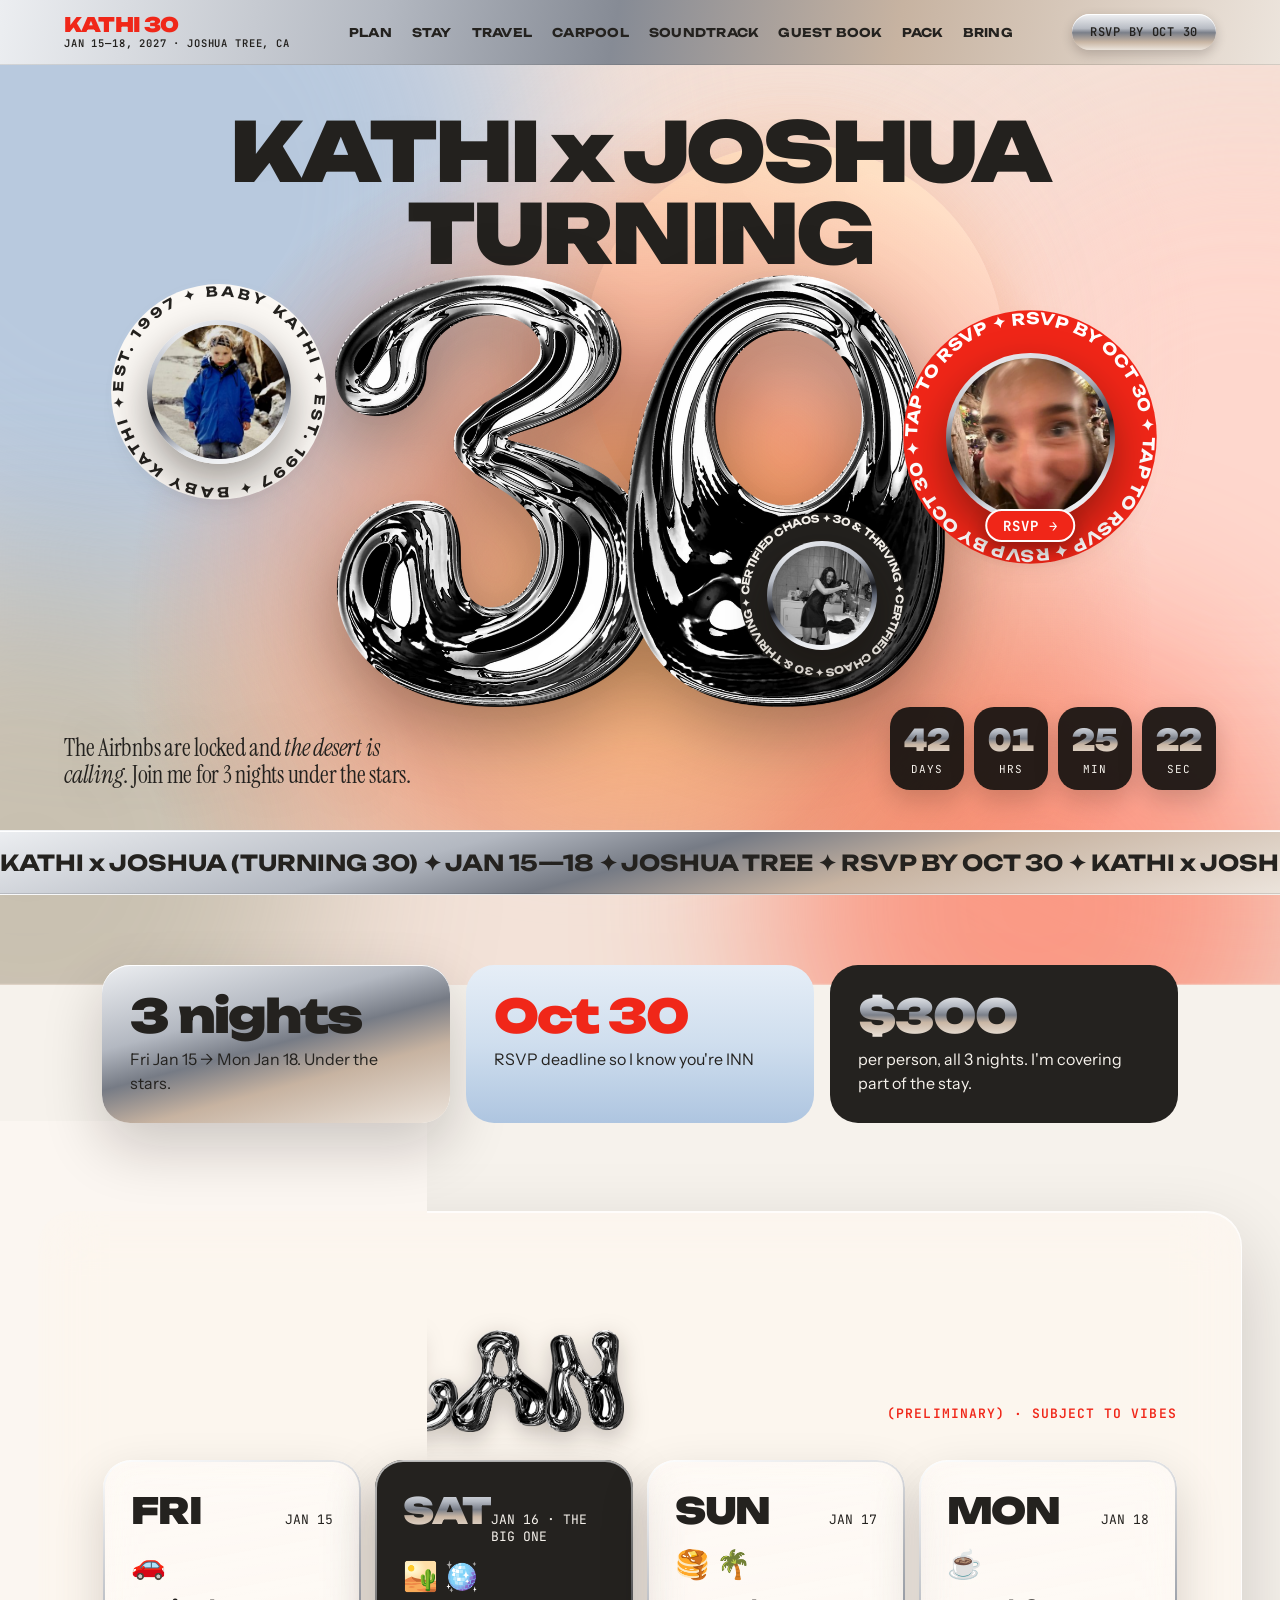
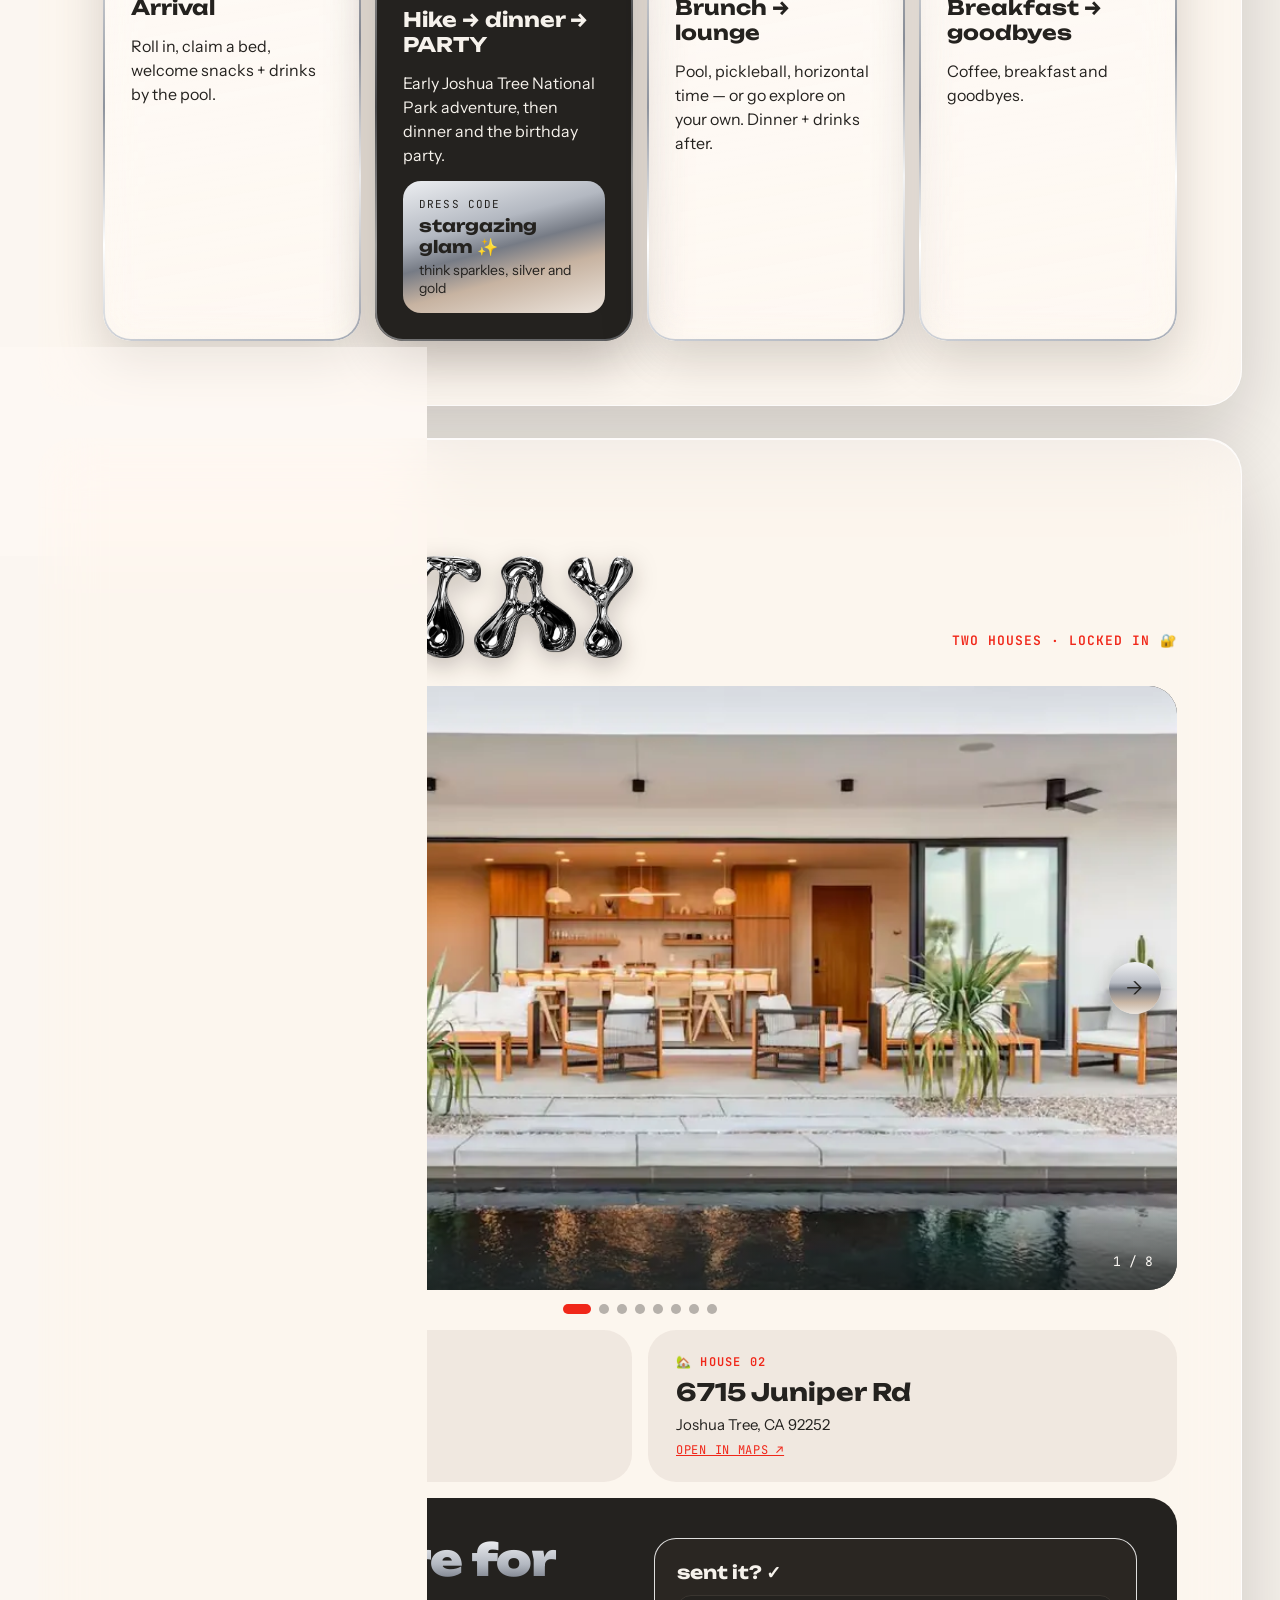
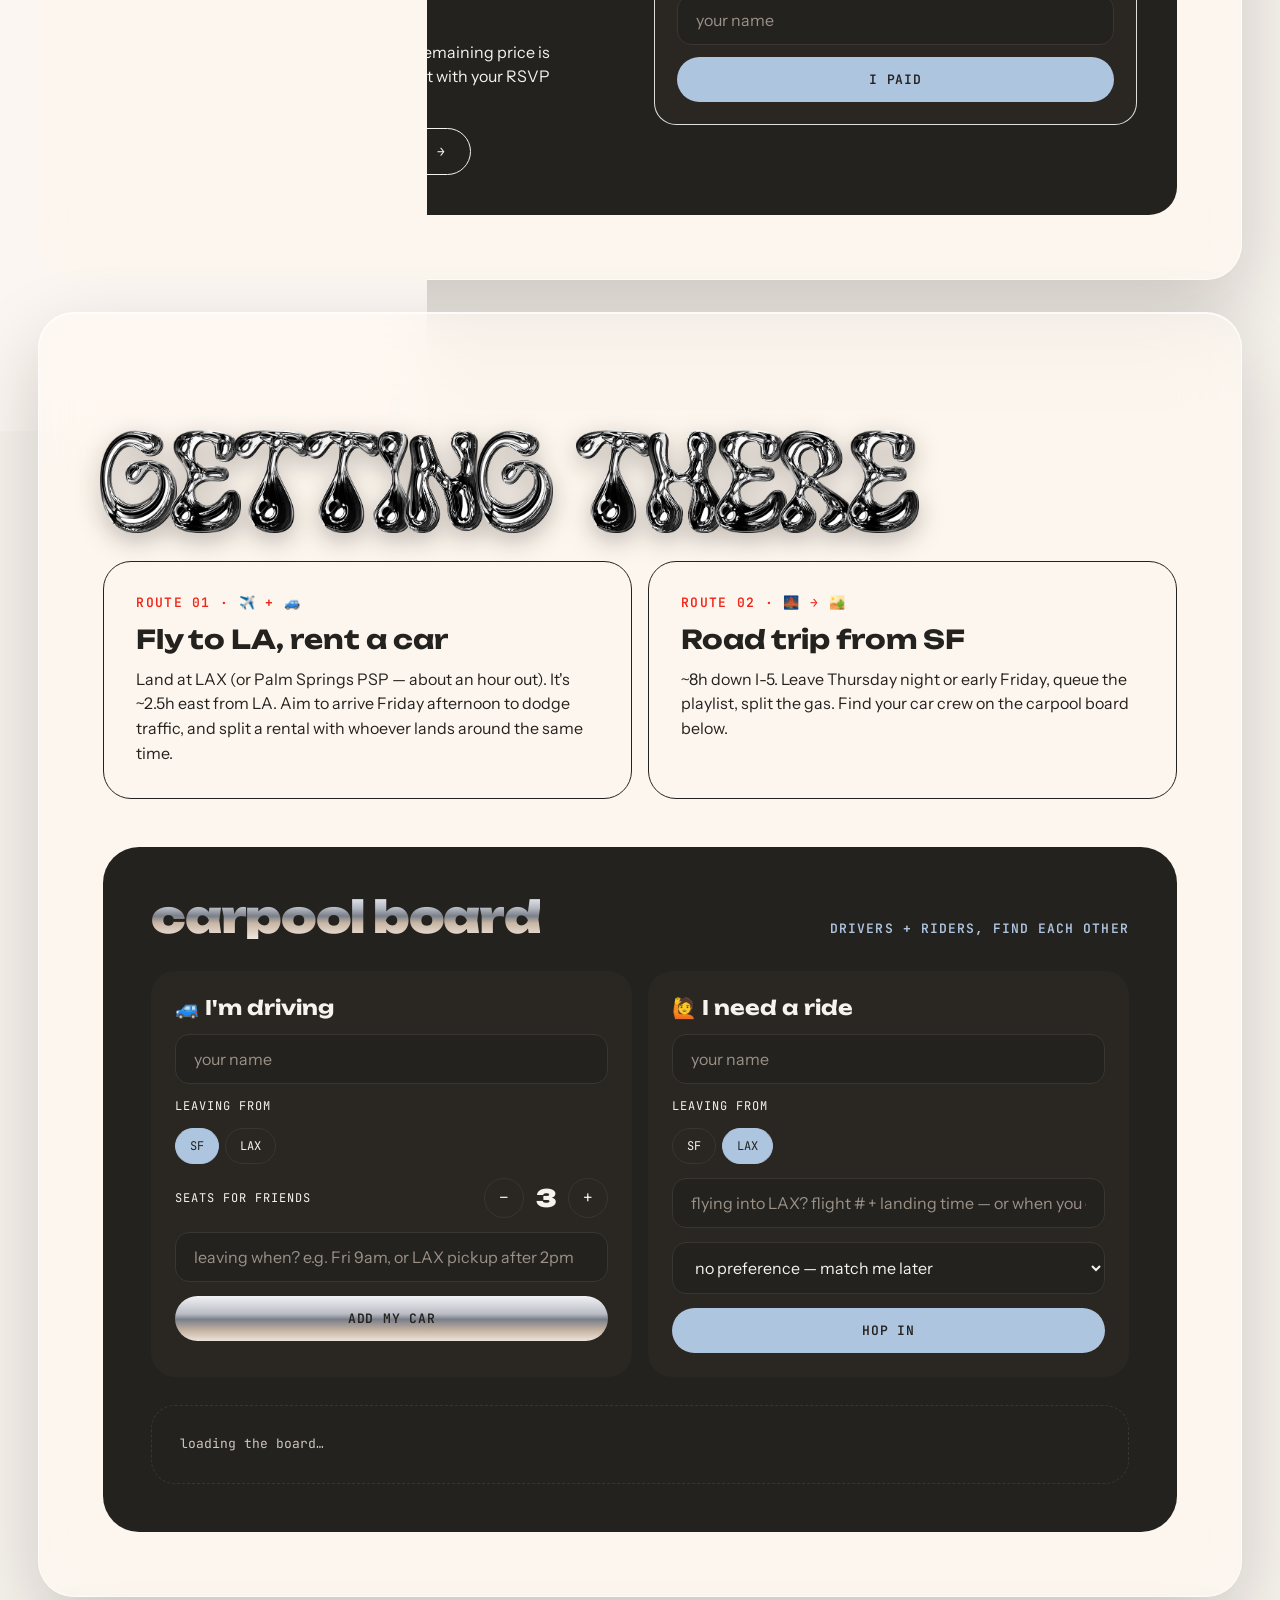
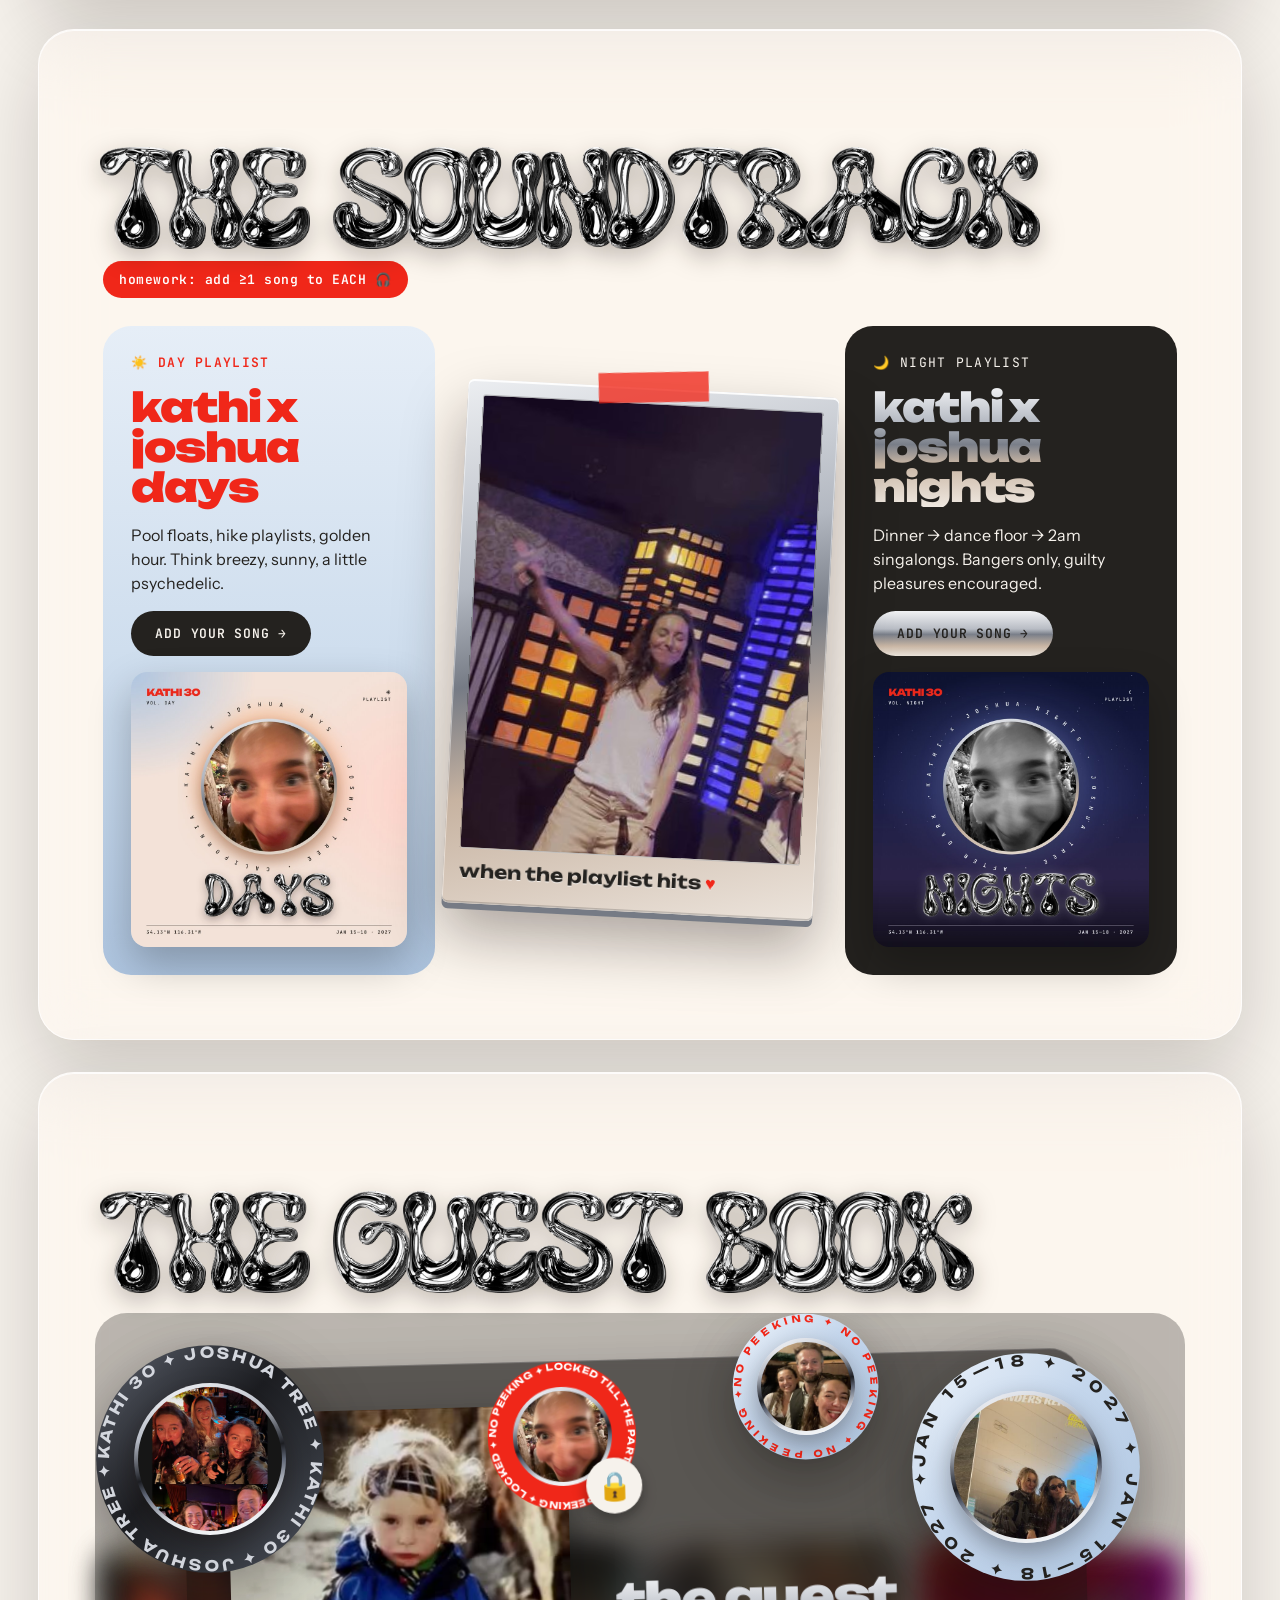
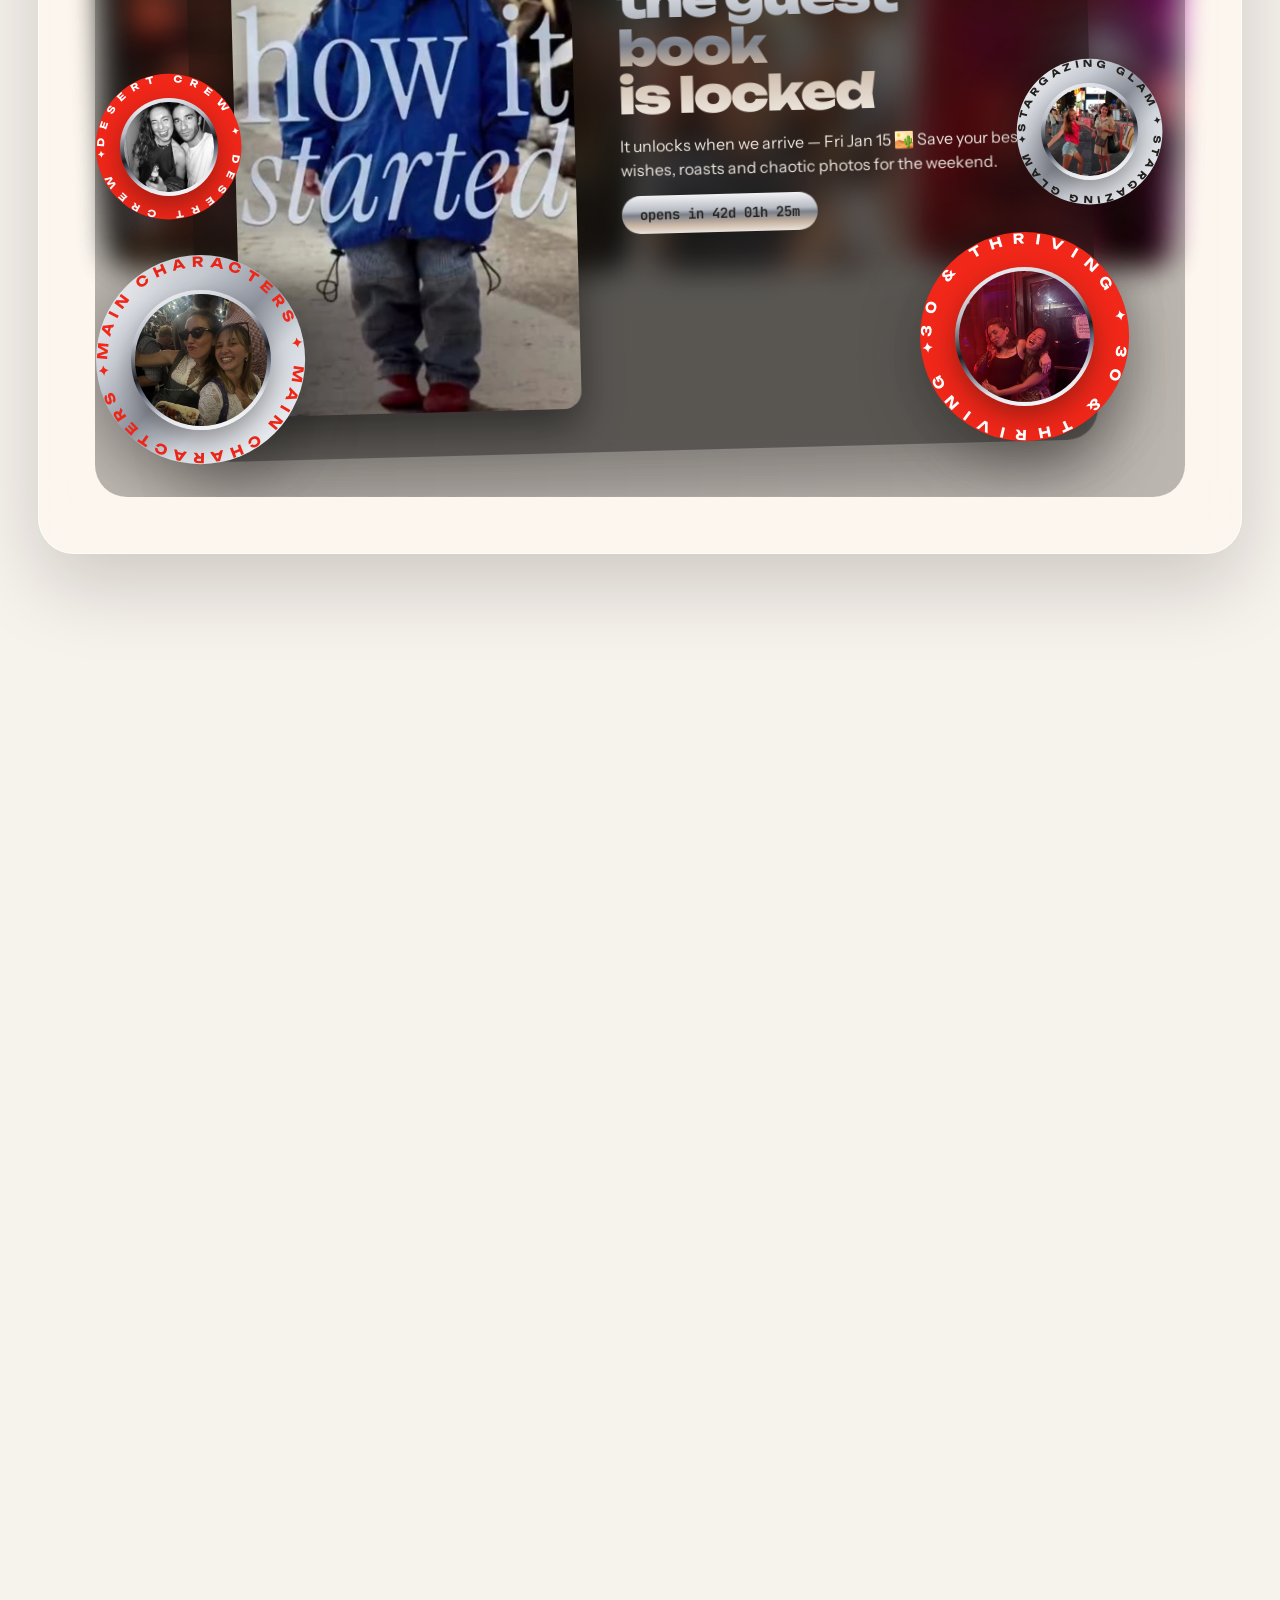
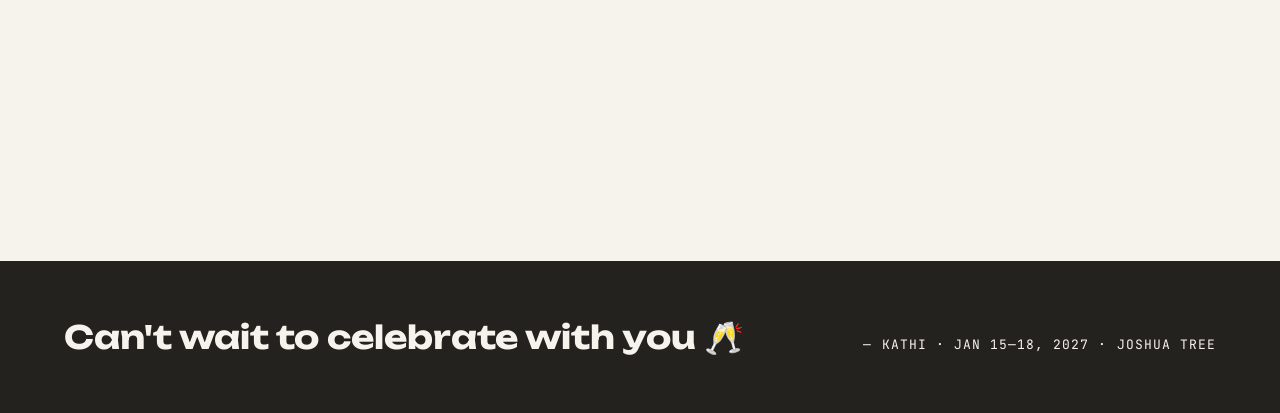
<file: site/index.html>
<!DOCTYPE html>
<html lang="en">
<head>
<meta charset="utf-8">
<meta name="viewport" content="width=device-width, initial-scale=1">
<title>KATHI x JOSHUA — turning 30 · Joshua Tree, Jan 15–18</title>
<meta name="description" content="3 nights under the stars in Joshua Tree, Jan 15–18, 2027. RSVP by Oct 30.">
<meta property="og:title" content="KATHI x JOSHUA — turning 30 🏜️">
<meta property="og:description" content="3 nights under the stars in Joshua Tree · Jan 15–18 · RSVP by Oct 30">
<meta property="og:image" content="https://kathixjoshturning30.com/assets/og-v5.jpg">
<meta property="og:image:width" content="1080">
<meta property="og:image:height" content="1080">
<meta property="og:image:alt" content="KATHI x JOSHUA turning 30 — Joshua Tree, Jan 15–18, 2027">
<meta name="twitter:card" content="summary_large_image">
<meta name="twitter:image" content="https://kathixjoshturning30.com/assets/og-v5.jpg">
<meta property="og:type" content="website">
<meta property="og:url" content="https://kathixjoshturning30.com/">
<meta name="theme-color" content="#e6eef7">
<link rel="icon" href="assets/favicon.png">
<link rel="preload" as="image" href="assets/etsy-three.webp" fetchpriority="high">
<link rel="preload" as="image" href="assets/etsy-zero.webp" fetchpriority="high">
<link rel="preload" as="image" href="assets/kathi.jpg">
<link rel="preload" as="image" href="assets/kathi-baby.jpg">
<link rel="preload" as="image" href="assets/kathi-bw.jpg">
<link rel="preconnect" href="https://fonts.googleapis.com">
<link rel="preconnect" href="https://fonts.gstatic.com" crossorigin>
<link href="https://fonts.googleapis.com/css2?family=Unbounded:wght@400;700;900&family=Instrument+Sans:wght@400;500;600&family=Instrument+Serif:ital@0;1&family=JetBrains+Mono:wght@400;600&display=swap" rel="stylesheet">
<link rel="stylesheet" href="styles.css?v=134">
<script src="config.js?v=26"></script>
<script src="app.js?v=134" defer></script>
</head>
<body>
<div class="page">
  <!-- fixed background: day glow → setting sun → night sky -->
  <div id="bg" class="bg" aria-hidden="true">
    <div class="glow" style="left:-12%;top:-14%;width:62vw;background:#aec5e0;opacity:.85;animation-duration:16s"></div>
    <div class="glow" style="right:-14%;top:18%;width:54vw;background:#ffd6cc;opacity:.9;animation-duration:19s;animation-delay:-4s"></div>
    <div class="glow" style="right:6%;bottom:-18%;width:40vw;background:#ff5f42;opacity:.55;animation-duration:22s;animation-delay:-8s"></div>
    <div class="glow" style="left:-10%;bottom:-16%;width:44vw;background:#5c6b4c;opacity:.28;animation-duration:25s;animation-delay:-12s"></div>
    <div class="glow" style="left:34%;top:38%;width:30vw;background:#f7d3ca;opacity:.9;animation-duration:18s;animation-delay:-6s"></div>
  </div>
  <div id="sun" class="sun" aria-hidden="true">
    <div class="sun-halo"></div>
    <div class="sun-disc"></div>
    <div id="sunhot" class="sun-hot"></div>
  </div>
  <div id="night" class="night" aria-hidden="true"><div id="stars" class="stars"></div></div>
  <div id="prog" class="prog" aria-hidden="true"></div>

  <nav class="nav">
    <a href="#top" class="nav-brand"><span class="nav-logo chrome-text">KATHI 30</span><span class="nav-when mono">jan 15—18<span class="nw-long">, 2027</span> · joshua tree<span class="nw-long">, ca</span></span></a>
    <div class="nav-links mono">
      <a href="#plan">plan</a><a href="#stay">stay</a><a href="#travel">travel</a><a href="#carpool">carpool</a><a href="#music">soundtrack</a><a href="#guestbook">guest book</a><a href="#pack">pack</a><a href="#bring">bring</a>
    </div>
    <a href="#rsvp" class="nav-cta mono">rsvp by oct 30</a>
  </nav>

  <header id="top" class="hero">
    <div class="hero-glow" aria-hidden="true"></div>
    <div id="heroBadges"></div>
    <h1 class="hero-kicker chrome-text"><span>KATHI <i class="kx">x</i> JOSHUA</span> <span>TURNING</span></h1>
    <div class="hero-30-wrap"><div class="big30 etsy30" role="img" aria-label="30"><img src="assets/etsy-three.webp" alt="" width="601" height="800" fetchpriority="high"><img src="assets/etsy-zero.webp" alt="" width="594" height="800" fetchpriority="high"></div></div>
    <div class="hero-reflect" aria-hidden="true"><div class="big30 haze etsy30"><img src="assets/etsy-three.webp" alt="" width="601" height="800"><img src="assets/etsy-zero.webp" alt="" width="594" height="800"></div></div>
    <div class="hero-bottom">
      <div class="hero-intro">
        <p class="hero-line">The Airbnbs are locked and <em>the desert is calling</em>. Join me for 3 nights under the stars.</p>
      </div>
      <div class="countdown" aria-label="countdown to arrival">
        <div class="cd-box"><span class="cd-num" id="cdD">0</span><span class="cd-lbl mono">DAYS</span></div>
        <div class="cd-box"><span class="cd-num" id="cdH">00</span><span class="cd-lbl mono">HRS</span></div>
        <div class="cd-box"><span class="cd-num" id="cdM">00</span><span class="cd-lbl mono">MIN</span></div>
        <div class="cd-box"><span class="cd-num" id="cdS">00</span><span class="cd-lbl mono">SEC</span></div>
      </div>
    </div>
  </header>

  <div class="marquee" aria-label="KATHI x JOSHUA (TURNING 30) · JAN 15—18 · JOSHUA TREE · RSVP BY OCT 30"><div class="marquee-track" id="marquee" aria-hidden="true"></div></div>

  <section class="glass glass-bare reveal" aria-label="The deal">
    <div id="dealRow" class="hscroll grid-auto" style="--min:230px">
      <div class="card deal-silver lift"><span class="deal-big">3 nights</span><span class="body16">Fri Jan 15 → Mon Jan 18. Under the stars.</span></div>
      <div class="card deal-blue lift"><span class="deal-big red-text">Oct 30</span><span class="body16">RSVP deadline so I know you're INN</span></div>
      <div class="card card-dark lift"><span class="deal-big chrome-soft-text">$300</span><span class="body16">per person, all 3 nights. I'm covering part of the stay.</span></div>
    </div>
  </section>

  <section id="plan" class="glass reveal">
    <div class="sec-head">
      <h2 class="h2 chrome-text">the plan</h2>
      <span class="mono">(preliminary) · subject to vibes</span>
    </div>
    <div class="stack plan-row">
      <div class="card card-glass lift day">
        <div class="day-head"><span class="day-name">FRI</span><span class="mono-plain">JAN 15</span></div>
        <span class="emoji">🚗</span>
        <span class="day-title">Arrival</span>
        <span class="body16">Roll in, claim a bed, welcome snacks + drinks by the pool.</span>
      </div>
      <div class="card card-glass-dark lift day day-sat">
        <div class="day-head"><span class="day-name chrome-warm">SAT</span><span class="mono-plain">JAN 16 · THE BIG ONE</span></div>
        <span class="emoji">🏜️ 🪩</span>
        <span class="day-title">Hike → dinner → PARTY</span>
        <span class="body16">Early Joshua Tree National Park adventure, then dinner and the birthday party.</span>
        <div class="dress"><span class="mono-plain small">DRESS CODE</span><span class="dress-title">stargazing glam ✨</span><span style="font-size:14px">think sparkles, silver and gold</span></div>
      </div>
      <div class="card card-glass lift day">
        <div class="day-head"><span class="day-name">SUN</span><span class="mono-plain">JAN 17</span></div>
        <span class="emoji">🥞 🌴</span>
        <span class="day-title">Brunch → lounge</span>
        <span class="body16">Pool, pickleball, horizontal time — or go explore on your own. Dinner + drinks after.</span>
      </div>
      <div class="card card-glass lift day">
        <div class="day-head"><span class="day-name">MON</span><span class="mono-plain">JAN 18</span></div>
        <span class="emoji">☕</span>
        <span class="day-title">Breakfast → goodbyes</span>
        <span class="body16">Coffee, breakfast and goodbyes.</span>
      </div>
    </div>
  </section>

  <section id="stay" class="glass reveal">
    <div class="sec-head">
      <h2 class="h2 chrome-text">the stay</h2>
      <span class="mono">two houses · locked in 🔐</span>
    </div>
    <div class="carousel" id="carousel" aria-roledescription="carousel" aria-label="Photos of the houses">
      <div id="slides"></div>
      <div class="carousel-shade"><span class="mono-plain" id="slideNum">1 / 8</span></div>
      <button class="chrome-round car-prev" id="prevSlide" aria-label="previous photo">←</button>
      <button class="chrome-round car-next" id="nextSlide" aria-label="next photo">→</button>
    </div>
    <div class="dots" id="dots"></div>
    <div class="hscroll grid-auto mt16" style="--min:300px">
      <a class="card-sand house" href="https://www.google.com/maps/search/?api=1&amp;query=7670+Wilton+Rd,+Joshua+Tree,+CA+92252" target="_blank" rel="noopener">
        <span class="mono-plain small ls1">🏡 HOUSE 01</span>
        <span class="house-street">7670 Wilton Rd</span>
        <span style="font-size:15px">Joshua Tree, CA 92252</span>
        <span class="mono-plain tiny-link">open in maps ↗</span>
      </a>
      <a class="card-sand house" href="https://www.google.com/maps/search/?api=1&amp;query=6715+Juniper+Rd,+Joshua+Tree,+CA+92252" target="_blank" rel="noopener">
        <span class="mono-plain small ls1">🏡 HOUSE 02</span>
        <span class="house-street">6715 Juniper Rd</span>
        <span style="font-size:15px">Joshua Tree, CA 92252</span>
        <span class="mono-plain tiny-link">open in maps ↗</span>
      </a>
    </div>
    <div id="pay" class="pay">
      <div class="col gap14">
        <span class="pay-title chrome-soft-text">pay a share for the stay</span>
        <span class="body16" style="line-height:1.55;max-width:420px">I'll be covering part of the stay, so the remaining price is $300 per person for all 3 nights. Send it with your RSVP by Oct 30 to be officially INN.</span>
        <div class="row-wrap">
          <a data-href="venmoUrl" target="_blank" rel="noopener" class="btn-sm btn-chrome mono">venmo $300 →</a>
          <a data-href="paypalUrl" target="_blank" rel="noopener" class="btn-sm btn-outline-light mono">paypal $300 →</a>
        </div>
      </div>
      <div id="payBox"></div>
    </div>
  </section>

  <section id="travel" class="glass reveal">
    <h2 class="h2 chrome-text" style="margin-bottom:28px">getting there</h2>
    <div class="hscroll grid-auto" style="--min:340px">
      <div class="route lift">
        <span class="mono-plain ls1">ROUTE 01 · ✈️ + 🚙</span>
        <span class="route-title">Fly to LA, rent a car</span>
        <span class="body16" style="line-height:1.55">Land at LAX (or Palm Springs PSP — about an hour out). It's ~2.5h east from LA. Aim to arrive Friday afternoon to dodge traffic, and split a rental with whoever lands around the same time.</span>
      </div>
      <div class="route lift">
        <span class="mono-plain ls1">ROUTE 02 · 🌉 → 🏜️</span>
        <span class="route-title">Road trip from SF</span>
        <span class="body16" style="line-height:1.55">~8h down I-5. Leave Thursday night or early Friday, queue the playlist, split the gas. Find your car crew on the carpool board below.</span>
      </div>
    </div>

    <div id="carpool" class="carpool-in-travel">
    <div class="carpool">
      <div class="sec-head" style="margin-bottom:32px">
        <h2 class="h2-car pay-title chrome-soft-text">carpool board</h2>
        <span class="mono" id="seatSummary">drivers + riders, find each other</span>
      </div>
      <div class="hscroll grid-auto" style="--min:320px">
        <form id="driverForm" class="dform">
          <span class="form-title">🚙 I'm driving</span>
          <input name="name" class="dinput" placeholder="your name" required maxlength="60" autocomplete="given-name" aria-label="your name">
          <span class="mono-plain small ls08">LEAVING FROM</span>
          <div class="row-wrap gap6" data-choice="dFrom"></div>
          <div class="seats">
            <span class="mono-plain small ls08">SEATS FOR FRIENDS</span>
            <div class="seats-ctl">
              <button type="button" class="round-btn" id="seatsDown" aria-label="fewer seats">−</button>
              <span class="seats-num" id="seatsNum">3</span>
              <button type="button" class="round-btn" id="seatsUp" aria-label="more seats">+</button>
            </div>
          </div>
          <input name="when" class="dinput" placeholder="leaving when? e.g. Fri 9am, or LAX pickup after 2pm" maxlength="140" aria-label="leaving when">
          <button type="submit" class="submit btn-chrome mono">add my car</button>
        </form>
        <form id="riderForm" class="dform">
          <span class="form-title">🙋 I need a ride</span>
          <input name="name" class="dinput" placeholder="your name" required maxlength="60" autocomplete="given-name" aria-label="your name">
          <span class="mono-plain small ls08">LEAVING FROM</span>
          <div class="row-wrap gap6" data-choice="rFrom"></div>
          <input name="details" class="dinput" placeholder="flying into LAX? flight # + landing time — or when you can leave SF" maxlength="200" aria-label="flight or timing details">
          <select name="driver" class="dinput" id="driverSelect" aria-label="pick a car"></select>
          <button type="submit" class="submit mono btn-red" style="margin-top:auto">hop in</button>
        </form>
      </div>
      <div class="hscroll board" id="board"></div>
      <div class="looking" id="looking" hidden></div>
    </div>
    </div>
  </section>

  <section id="music" class="glass reveal">
    <div class="sec-head">
      <h2 class="h2 chrome-text">the soundtrack</h2>
      <span class="homework mono-plain">homework: add ≥1 song to EACH 🎧</span>
    </div>
    <div class="stack grid-auto music" data-pin="top" style="--min:280px">
      <div class="playlist pl-day">
        <span class="mono-plain ls1">☀️ DAY PLAYLIST</span>
        <span class="pl-title">kathi x joshua days</span>
        <span class="body16">Pool floats, hike playlists, golden hour. Think breezy, sunny, a little psychedelic.</span>
        <a data-href="dayPlaylistUrl" target="_blank" rel="noopener" class="btn-sm btn-dark mono self-start">add your song →</a>
        <a data-href="dayPlaylistUrl" target="_blank" rel="noopener" class="cover"><img src="assets/cover-days.jpg?v=30" alt="Day playlist cover" loading="lazy" width="800" height="800"></a>
      </div>
      <div class="polaroid">
        <span class="tape" aria-hidden="true"></span>
        <video data-src="assets/kathi-dance.mp4?v=26" poster="assets/kathi-dance.jpg" muted loop playsinline preload="none" aria-label="Kathi dancing"></video>
        <span class="polaroid-cap">when the playlist hits</span>
      </div>
      <div class="playlist pl-night">
        <span class="mono-plain ls1">🌙 NIGHT PLAYLIST</span>
        <span class="pl-title chrome-soft-text">kathi x joshua nights</span>
        <span class="body16">Dinner → dance floor → 2am singalongs. Bangers only, guilty pleasures encouraged.</span>
        <a data-href="nightPlaylistUrl" target="_blank" rel="noopener" class="btn-sm btn-chrome mono self-start">add your song →</a>
        <a data-href="nightPlaylistUrl" target="_blank" rel="noopener" class="cover"><img src="assets/cover-nights.jpg?v=32" alt="Night playlist cover" loading="lazy" width="800" height="800"></a>
      </div>
    </div>
  </section>

  <section id="guestbook" class="glass reveal">
    <h2 class="h2 chrome-text" style="margin-bottom:28px">the guest book</h2>
    <div class="gb-wrap">
      <div class="gb-grid" id="gbGrid">
        <div style="rotate:-2deg"><img src="assets/gb-grid-1.jpg" alt="" loading="lazy"></div>
        <div style="rotate:1.5deg"><img src="assets/gb-grid-2.jpg" alt="" loading="lazy"></div>
        <div style="rotate:-1deg"><img src="assets/gb-grid-3.jpg" alt="" loading="lazy"></div>
        <div style="rotate:2deg"><img src="assets/gb-grid-4.jpg" alt="" loading="lazy"></div>
      </div>
      <div class="gb-lock" id="gbLock" hidden>
        <div id="gbBadges"></div>
        <div class="lock-card">
          <div class="lock-media">
            <div class="gb-video-wrap">
              <video data-src="assets/gb-video.mp4?v=1" poster="assets/gb-video.jpg" muted loop playsinline preload="none" aria-label="How it started, how it's going"></video>
              <button type="button" class="sound-btn" id="gbSound" aria-pressed="false" aria-label="Turn sound on">🔇</button>
            </div>
            <div id="lockBadge"></div>
          </div>
          <div class="lock-copy">
            <span class="lock-title chrome-soft-text">the guest book<br>is locked</span>
            <span class="lock-text">It unlocks when we arrive — Fri Jan 15 🏜️ Save your best wishes, roasts and chaotic photos for the weekend.</span>
            <span class="lock-count mono-plain">opens in <span id="gbCountdown">…</span></span>
          </div>
        </div>
      </div>
    </div>
    <div class="gb-open" id="gbOpen" hidden>
      <form id="noteForm" class="note-form">
        <span class="form-title">sign the guest book ✍️</span>
        <input name="name" class="linput" placeholder="your name" required maxlength="60" aria-label="your name">
        <textarea name="msg" class="linput" placeholder="a memory, a roast, a birthday wish…" required rows="3" maxlength="2000" aria-label="your message"></textarea>
        <label class="photo-pick mono-plain">
          <span id="photoLabel">+ add a photo</span>
          <input type="file" accept="image/*" id="photoInput" hidden>
        </label>
        <button type="submit" class="submit mono" style="background:var(--ink);color:var(--paper)">post it</button>
      </form>
      <div class="notes" id="notes"></div>
    </div>
  </section>

  <section id="rsvp" class="glass glass-rsvp reveal">
    <div class="col gap28" style="position:relative">
      <span class="mono-plain ls1 red-label">RSVP BY OCTOBER 30 📅</span>
      <div class="rsvp-big chrome-text">are you INN?</div>
      <div class="stack grid-auto gap12 steps" style="--min:220px">
        <div class="step"><span class="mono-plain step-n">01</span><span class="step-body"><span class="body16 lh145">RSVP on Partiful. Bringing someone? Add your +1 right in the RSVP.</span><a data-href="partifulUrl" target="_blank" rel="noopener" class="tilt">💌 tap to RSVP →</a></span></div>
        <div class="step"><span class="mono-plain step-n">02</span><span class="step-body"><span class="body16 lh145">Send your $300 via Venmo or PayPal.</span><a href="#pay" class="tilt">💸 pay your share →</a></span></div>
        <div class="step"><span class="mono-plain step-n">03</span><span class="step-body"><span class="body16 lh145">Join the group chat 💬 for updates, rides and gc spam.</span><a data-href="whatsappUrl" target="_blank" rel="noopener" class="tilt">💬 join WhatsApp →</a></span></div>
        <div class="step"><span class="mono-plain step-n">04</span><span class="step-body"><span class="body16 lh145">Sort your ride on the carpool board.</span><a href="#carpool" class="tilt">🚙 find a ride →</a></span></div>
      </div>
    </div>
    <div id="pack" class="pack">
      <div class="grid-auto" style="--min:340px;align-items:stretch">
        <div class="card-sand pack-card">
          <div class="pack-head"><h2 class="h2-pack">pack this</h2><span class="mono-plain" id="packCount">0/4 packed</span></div>
          <div class="col gap8" id="packList"></div>
        </div>
        <div class="gifts">
          <span class="mono-plain ls1">🎁 RE: GIFTS</span>
          <span class="gifts-big">no gifts.<br>just you.</span>
          <span style="font-size:18px;line-height:1.5;max-width:420px">Seriously — you showing up is the present ✨</span>
        </div>
      </div>
      <div id="bring" class="card-sand pack-card bring">
        <div class="pack-head"><h2 class="h2-pack">who's bringing what</h2><span class="mono-plain" id="bringCount"></span></div>
        <div class="bring-list" id="bringList"></div>
      </div>
    </div>
  </section>

  <footer class="footer">
    <span class="footer-big">Can't wait to celebrate with you 🥂</span>
    <span class="mono">— kathi · jan 15—18, 2027 · joshua tree</span>
  </footer>
</div>
<div class="toast" id="toast" role="status" aria-live="polite" hidden></div>
</body>
</html>
</file>
<file: site/styles.css>
:root {
  --ink: #24221f;
  --paper: #f6f2ec;
  --sand: #f0e8e0;
  --accent: #ff5f42;
  --accent-dark: #b9552f;
  --red: #f02719;
  --red-dark: #f02719;
  --sky: #aec5e0;
  --peach: #ffd6cc;
  --dark2: #2a2622;
  --line: #3a3530;
  --muted: #cfc6bb;
  --f-display: 'Unbounded', sans-serif;
  --f-body: 'Instrument Sans', sans-serif;
  --f-mono: 'JetBrains Mono', monospace;
  --chrome: linear-gradient(180deg,#ffffff 0%,#d4d7de 26%,#6d7280 46%,#1d1f24 50%,#5a6170 53%,#dde1e8 68%,#fbf8f4 84%,#a7adb8 100%);
  --chrome-soft: linear-gradient(180deg,#ffffff 0%,#d4d7de 30%,#8e939d 48%,#dde1e8 62%,#fbf8f4 100%);
  --chrome-btn: linear-gradient(180deg,#ffffff 0%,#d4d7de 40%,#8e939d 52%,#e9ecf0 100%);
  --chrome-card: linear-gradient(165deg,#f7f8fb 0%,#c9cdd5 34%,#8e939d 50%,#d3d8df 66%,#f7f8fa 100%);
  --chrome-30: linear-gradient(180deg,#ffffff 0%,#d4d7de 13%,#6d7280 23%,#1d1f24 25%,#5a6170 27%,#dde1e8 34%,#fbf8f4 42%,#a7adb8 50%,#ffffff 58%,#d4d7de 63%,#6d7280 73%,#1d1f24 75%,#5a6170 77%,#dde1e8 84%,#fbf8f4 92%,#a7adb8 100%);
  --surf: radial-gradient(circle at 32% 24%,rgba(255,255,255,.95) 0%,rgba(255,255,255,0) 22%),linear-gradient(165deg,#f7f8fb 0%,#b9bec8 30%,#3a3d45 48%,#1c1d21 52%,#5e6575 60%,#e2e5ea 78%,#ffffff 100%);
  --ease: cubic-bezier(.2,.7,.2,1);
}

* { box-sizing: border-box; }
html { scroll-behavior: smooth; scroll-padding-top: 80px; }
body { margin: 0; background: #f6f2ec; overflow-x: hidden; }
a { color: inherit; text-decoration: none; }
a:hover { color: var(--red); }
input, select, textarea, button { font: inherit; }
img, video { display: block; max-width: 100%; }
[hidden] { display: none !important; }

@keyframes morph { 0%,100% { border-radius: 58% 42% 63% 37%/45% 55% 45% 55% } 33% { border-radius: 40% 60% 45% 55%/60% 40% 60% 40% } 66% { border-radius: 63% 37% 52% 48%/38% 62% 38% 62% } }
@keyframes float { 0%,100% { translate: 0 0 } 50% { translate: 0 -26px } }
@keyframes shimmer { 0% { background-position: 50% 0% } 100% { background-position: 50% 100% } }
@keyframes haze { 0% { transform: scaleY(-1) skewX(-8deg) scaleX(1) } 100% { transform: scaleY(-1) skewX(6deg) scaleX(1.04) } }
@keyframes spin { to { rotate: 360deg } }
@keyframes wobble { 0%,100% { rotate: -6deg; translate: 0 0 } 50% { rotate: 6deg; translate: 0 -14px } }
@keyframes marquee { from { transform: translateX(0) } to { transform: translateX(-50%) } }

.page { font-family: var(--f-body); color: var(--ink); position: relative; z-index: 0; }

/* ---------- background ---------- */
.bg { position: fixed; inset: -6%; z-index: -1; overflow: hidden; background: #f3e2d8; will-change: transform; }
.glow { position: absolute; aspect-ratio: 1; border-radius: 50%; filter: blur(90px); animation: float 16s ease-in-out infinite; }
.sun { position: fixed; left: 62%; top: 0; z-index: -1; width: min(34vw,420px); aspect-ratio: 1; transform: translate(-50%,16vh); pointer-events: none; will-change: transform; }
.sun-halo { position: absolute; inset: -60%; border-radius: 50%; background: radial-gradient(circle,rgba(255,214,204,.55),rgba(255,214,204,0) 62%); }
.sun-disc { position: absolute; inset: 0; border-radius: 50%; background: linear-gradient(180deg,#ffe2c4,#ffd6cc 55%,#f2a26f); box-shadow: 0 0 80px 10px rgba(242,162,111,.35); }
.sun-hot { position: absolute; inset: 0; border-radius: 50%; background: linear-gradient(180deg,#f7b98a,#ff5f42 60%,#b9552f); opacity: 0; }
.night { position: fixed; inset: 0; z-index: -1; pointer-events: none; opacity: 0; background: linear-gradient(180deg,#121836 0%,#262350 50%,#3d2a4c 100%); }
.stars { position: absolute; inset: 0; opacity: 0; background-size: 420px 420px;
  background-image: radial-gradient(1.5px 1.5px at 12% 18%,#fff,transparent),radial-gradient(1px 1px at 28% 42%,#fff,transparent),radial-gradient(1.5px 1.5px at 46% 12%,#fff,transparent),radial-gradient(1px 1px at 63% 30%,#fff,transparent),radial-gradient(2px 2px at 78% 14%,#fff,transparent),radial-gradient(1px 1px at 88% 46%,#fff,transparent),radial-gradient(1.5px 1.5px at 8% 62%,#fff,transparent),radial-gradient(1px 1px at 36% 74%,#fff,transparent),radial-gradient(1.5px 1.5px at 56% 58%,#fff,transparent),radial-gradient(1px 1px at 92% 78%,#fff,transparent); }
.prog { position: fixed; left: 0; right: 0; top: 0; height: 3px; z-index: 40; transform-origin: 0 50%; transform: scaleX(0); background: linear-gradient(90deg,#ff5f42,var(--red)); }

/* ---------- type helpers ---------- */
.chrome-text { background: var(--chrome); -webkit-background-clip: text; background-clip: text; color: transparent; }
.chrome-soft-text { background: var(--chrome-soft); -webkit-background-clip: text; background-clip: text; color: transparent; }
.chrome-warm { background: linear-gradient(180deg,#ffffff 0%,#d4d7de 30%,#8e939d 48%,#f0cfae 62%,#fff7ee 100%); -webkit-background-clip: text; background-clip: text; color: transparent; }
.mono { font-family: var(--f-mono); font-size: 13px; letter-spacing: .08em; text-transform: uppercase; }
.mono-plain { font-family: var(--f-mono); font-size: 13px; }
.small { font-size: 12px; }
.ls1 { letter-spacing: .1em; }
.ls08 { letter-spacing: .08em; }
.body16 { font-size: 16px; line-height: 1.5; }
.lh145 { line-height: 1.45; }
.h2 { margin: 0; font-family: var(--f-display); font-weight: 900; font-size: clamp(40px,7vw,96px); letter-spacing: -.05em; line-height: 1; filter: drop-shadow(0 6px 8px rgba(20,12,8,.35)); }
.h2-car { margin: 0; font-family: var(--f-display); font-weight: 900; font-size: clamp(36px,6vw,80px); letter-spacing: -.05em; line-height: 1; }
.form-title { font-family: var(--f-display); font-weight: 700; font-size: 20px; }

/* ---------- layout helpers ---------- */
.row-wrap { display: flex; flex-wrap: wrap; gap: 10px; }
.gap6 { gap: 6px; }
.gap8 { gap: 8px; }
.gap12 { gap: 12px; }
.gap14 { gap: 14px; }
.gap28 { gap: 28px; }
.col { display: flex; flex-direction: column; }
.mt16 { margin-top: 16px; }
.self-start { align-self: flex-start; }
.grid-auto { display: grid; grid-template-columns: repeat(auto-fit,minmax(min(100%,var(--min,240px)),1fr)); gap: 16px; }
.sec-head { display: flex; flex-wrap: wrap; justify-content: space-between; align-items: baseline; gap: 12px; margin-bottom: 28px; }

/* ---------- buttons ---------- */
.btn { padding: 15px 26px; border-radius: 999px; font-weight: 600; letter-spacing: .06em; transition: background .2s, color .2s; }
.btn-sm { padding: 14px 24px; border-radius: 999px; font-weight: 600; letter-spacing: .06em; transition: background .2s, color .2s, filter .2s; }
.btn-dark { background: var(--ink); color: var(--paper); }
.btn-dark:hover { background: var(--red); color: #fff; }
.btn-outline { border: 1.5px solid var(--ink); }
.btn-chrome { color: var(--ink); background: var(--chrome-btn); }
.btn-chrome:hover { color: var(--ink); filter: brightness(1.06); }
.btn-outline-light { border: 1.5px solid var(--paper); }
.btn-outline-light:hover { background: var(--paper); color: var(--ink); }
.submit { padding: 14px; border-radius: 999px; border: 0; cursor: pointer; color: var(--ink); font-size: 13px; font-weight: 600; letter-spacing: .06em; text-transform: uppercase; transition: filter .2s, opacity .2s; }
.submit:hover { filter: brightness(1.06); }
.submit:disabled { opacity: .6; cursor: progress; }
.tilt { display: flex; align-items: center; gap: 8px; padding: 12px 20px; border-radius: 999px; rotate: -3deg; background: var(--ink); color: var(--paper); font-family: var(--f-display); font-weight: 700; font-size: 15px; box-shadow: 0 8px 0 var(--sky), 0 14px 24px rgba(20,12,8,.3); transition: rotate .25s var(--ease), background .2s, color .2s, box-shadow .2s; }
.tilt:hover { rotate: 2deg; background: var(--red); color: #fff; box-shadow: 0 8px 0 var(--ink); }
.tilt-wa { background: #25d366; color: #0b2a17; box-shadow: 0 8px 0 var(--ink), 0 14px 24px rgba(20,12,8,.3); }
.tilt-wa:hover { background: #25d366; color: #0b2a17; box-shadow: 0 8px 0 var(--ink), 0 14px 24px rgba(20,12,8,.3); }
.chrome-round { position: absolute; top: 50%; translate: 0 -50%; width: 52px; height: 52px; border-radius: 50%; border: 0; cursor: pointer; font-size: 20px; color: var(--ink); background: var(--chrome-btn); box-shadow: 0 8px 20px rgba(0,0,0,.3); }

/* ---------- cards ---------- */
.card { display: flex; flex-direction: column; gap: 8px; padding: 28px; border-radius: 28px; }
.card-sand { background: var(--sand); }
.card-dark { background: var(--ink); color: var(--paper); }
.card-chrome { background: var(--chrome-card); box-shadow: inset 0 1px 0 #fff, 0 24px 60px rgba(20,12,8,.25); }
.lift { transition: transform .35s var(--ease), box-shadow .35s; }
.lift:hover { transform: translateY(-8px) rotate(-.4deg); box-shadow: 0 30px 60px rgba(20,12,8,.28); }
.deal-big { font-family: var(--f-display); font-weight: 900; font-size: clamp(34px,3.6vw,50px); letter-spacing: -.04em; line-height: 1; overflow-wrap: anywhere; }

/* ---------- nav ---------- */
.nav { position: sticky; top: 0; z-index: 30; display: flex; flex-wrap: wrap; align-items: center; justify-content: space-between; gap: 12px 20px; padding: 14px 5vw; background: rgba(255,255,255,.35); backdrop-filter: blur(14px); -webkit-backdrop-filter: blur(14px); border-bottom: 1px solid rgba(20,18,16,.12); }
.nav-logo { font-family: var(--f-display); font-weight: 900; font-size: 20px; letter-spacing: -.04em; background: none; color: var(--red); }
.nav-logo:hover { color: var(--red-dark); }
.nav-links { display: flex; flex-wrap: wrap; gap: 8px 20px; font-size: 12px; }
.nav-links a { white-space: nowrap; }
.nav-cta { padding: 10px 18px; border-radius: 999px; font-size: 12px; font-weight: 600; letter-spacing: .06em; background: var(--chrome-btn); box-shadow: inset 0 1px 0 #fff, 0 4px 12px rgba(20,12,8,.2); color: var(--ink); }

/* ---------- hero ---------- */
.hero { position: relative; overflow: hidden; min-height: max(820px,100vh); display: flex; flex-direction: column; padding: 28px 5vw 0; }
.hero-glow { position: absolute; left: 50%; top: 46%; width: min(1100px,130vw); aspect-ratio: 1; translate: -50% -50%; border-radius: 50%; background: radial-gradient(circle,rgba(255,170,90,.75) 0%,rgba(232,110,60,.45) 32%,rgba(232,118,74,0) 66%); mix-blend-mode: screen; pointer-events: none; }
.hero-top { position: relative; display: flex; flex-wrap: wrap; justify-content: space-between; gap: 12px; }
.hero-kicker { position: relative; margin: 5vh 0 0; text-align: center; font-family: var(--f-display); font-weight: 900; font-size: clamp(28px,6vw,84px); letter-spacing: -.04em; line-height: 1; filter: drop-shadow(0 8px 12px rgba(20,12,8,.3)); }
.hero-kicker span { display: block; white-space: nowrap; }
.hero-30-wrap { position: relative; }
.big30 { font-family: var(--f-display); font-weight: 900; text-align: center; font-size: clamp(200px,44vw,600px); line-height: .9; letter-spacing: -.08em; background: var(--chrome-30); background-size: 100% 200%; -webkit-background-clip: text; background-clip: text; color: transparent; }
.shimmer { filter: drop-shadow(0 30px 40px rgba(90,30,0,.4)); animation: shimmer 5s ease-in-out infinite alternate; }
.hero-reflect { position: relative; height: clamp(60px,10vw,150px); overflow: hidden; opacity: .45; filter: blur(2px); -webkit-mask-image: linear-gradient(180deg,#000 0%,transparent 80%); mask-image: linear-gradient(180deg,#000 0%,transparent 80%); }
.haze { transform-origin: 50% 0; margin-top: -4%; transform: scaleY(-1); animation: haze 2.6s ease-in-out infinite alternate; }
.hero-bottom { position: relative; margin-top: auto; padding-bottom: 44px; display: flex; flex-wrap: wrap; align-items: flex-end; justify-content: space-between; gap: 28px; }
.hero-intro { display: flex; flex-direction: column; gap: 18px; max-width: 440px; }
.glass-pill { margin: 0; font-size: 19px; line-height: 1.45; text-wrap: pretty; padding: 16px 20px; border-radius: 22px; background: rgba(255,255,255,.42); backdrop-filter: blur(18px) saturate(1.4); -webkit-backdrop-filter: blur(18px) saturate(1.4); border: 1px solid rgba(255,255,255,.6); }
.countdown { display: flex; gap: 10px; }
.cd-box { display: flex; flex-direction: column; align-items: center; gap: 4px; min-width: 74px; padding: 14px 10px; border-radius: 20px; background: rgba(20,18,16,.9); color: var(--paper); }
.cd-num { font-family: var(--f-display); font-weight: 900; font-size: 30px; background: var(--chrome-soft); -webkit-background-clip: text; background-clip: text; color: transparent; font-variant-numeric: tabular-nums; }
.cd-lbl { font-size: 11px; letter-spacing: .1em; }

/* photo stickers with spinning text ring */
.badge { position: absolute; z-index: 3; aspect-ratio: 1; animation: wobble 5s ease-in-out infinite; }
.badge svg, .lock-badge svg { position: absolute; inset: 0; width: 100%; height: 100%; overflow: visible; animation: spin 16s linear infinite; }
.badge svg text, .lock-badge svg text { font-family: var(--f-display); font-weight: 700; font-size: 12.5px; letter-spacing: .03em; }
.badge-photo { position: absolute; inset: 17%; border-radius: 50%; padding: 5px; background: var(--surf); box-shadow: 0 18px 40px rgba(20,12,8,.4); }
.badge-photo img { width: 100%; height: 100%; object-fit: cover; border-radius: 50%; }

/* ---------- marquee ---------- */
.marquee { overflow: hidden; background: var(--ink); padding: 18px 0; color: var(--paper); }
.marquee-track { display: flex; width: max-content; white-space: nowrap; font-family: var(--f-display); font-weight: 700; font-size: 22px; animation: marquee 36s linear infinite; }

/* ---------- glass sections ---------- */
.glass { padding: clamp(64px,9vw,112px) 5vw clamp(32px,5vw,64px); margin: clamp(16px,3vw,32px) 3vw; border-radius: 36px; background: rgba(255,250,245,.5); backdrop-filter: blur(30px) saturate(1.9); -webkit-backdrop-filter: blur(30px) saturate(1.9); border: 1px solid rgba(255,255,255,.75); box-shadow: inset 0 1px 0 rgba(255,255,255,.8), 0 30px 80px rgba(20,12,8,.18); }
.glass-rsvp { position: relative; overflow: hidden; padding-top: clamp(72px,10vw,128px); }
.reveal.pre { opacity: 0; transform: translateY(70px) scale(.97); transition: opacity 1.1s var(--ease), transform 1.1s var(--ease); }
.reveal.pre.in { opacity: 1; transform: none; }

/* ---------- plan ---------- */
.plan-row { display: grid; grid-template-columns: repeat(4,minmax(240px,1fr)); gap: 14px; overflow-x: auto; scroll-snap-type: x mandatory; padding: 8px 4px 16px; margin: -8px -4px -16px; }
.day { gap: 14px; scroll-snap-align: start; }
.day-head { display: flex; justify-content: space-between; align-items: baseline; }
.day-name { font-family: var(--f-display); font-weight: 900; font-size: 36px; letter-spacing: -.04em; }
.day-sat { box-shadow: 0 30px 70px rgba(120,50,10,.35); }
.emoji { font-size: 28px; }
.day-title { font-family: var(--f-display); font-weight: 700; font-size: 20px; line-height: 1.25; }
.dress { display: flex; flex-direction: column; gap: 4px; padding: 16px; border-radius: 18px; background: linear-gradient(165deg,#f7f8fb 0%,#c9cdd5 34%,#8e939d 50%,#e8c7a5 66%,#fff6ec 100%); color: var(--ink); }
.dress .small { font-size: 11px; letter-spacing: .1em; }
.dress-title { font-family: var(--f-display); font-weight: 700; font-size: 17px; }

/* ---------- stay ---------- */
.carousel { position: relative; aspect-ratio: 16/9; max-height: 78vh; width: 100%; border-radius: 28px; overflow: hidden; background: var(--ink); touch-action: pan-y; }
.carousel img { position: absolute; inset: 0; width: 100%; height: 100%; object-fit: cover; transition: opacity .7s ease, transform 6s ease; opacity: 0; transform: scale(1); }
.carousel img.on { opacity: 1; transform: scale(1.04); }
.carousel-shade { position: absolute; left: 0; right: 0; bottom: 0; padding: 60px 24px 20px; display: flex; justify-content: flex-end; background: linear-gradient(180deg,transparent,rgba(20,18,16,.65)); color: #fbf8f4; pointer-events: none; }
.car-prev { left: 16px; }
.car-next { right: 16px; }
.dots { margin-top: 14px; display: flex; justify-content: center; gap: 8px; }
.dots button { height: 10px; width: 10px; padding: 0; border-radius: 999px; border: 0; cursor: pointer; transition: width .3s; background: rgba(20,18,16,.3); }
.dots button.on { width: 28px; background: var(--red); }
.house { display: flex; flex-direction: column; gap: 8px; padding: 24px 28px; border-radius: 28px; color: var(--ink); transition: background .2s; }
.house:hover { background: var(--peach); color: var(--ink); }
.house-street { font-family: var(--f-display); font-weight: 700; font-size: clamp(18px,2.2vw,24px); line-height: 1.2; }
.tiny-link { font-size: 12px; letter-spacing: .06em; text-transform: uppercase; text-decoration: underline; }
.pay { margin-top: 16px; display: grid; grid-template-columns: repeat(auto-fit,minmax(min(100%,320px),1fr)); gap: 28px; padding: clamp(24px,4vw,40px); border-radius: 28px; background: var(--ink); color: var(--paper); }
.pay-title { font-family: var(--f-display); font-weight: 900; font-size: clamp(28px,4vw,44px); letter-spacing: -.03em; line-height: 1; }
.pay-form, .pay-thanks { display: flex; flex-direction: column; gap: 12px; padding: 22px; border-radius: 22px; background: var(--dark2); }
.pay-thanks { justify-content: center; gap: 8px; height: 100%; }
.pay-form .form-title { font-size: 18px; }

/* ---------- dark forms ---------- */
.dinput { padding: 14px 18px; border-radius: 14px; border: 1px solid var(--line); background: var(--ink); color: var(--paper); outline: none; width: 100%; }
.dinput:focus { border-color: var(--accent); }
.dinput::placeholder { color: #9b9187; }
.linput { padding: 14px 18px; border-radius: 14px; border: 1.5px solid var(--ink); background: rgba(255,255,255,.6); color: var(--ink); outline: none; width: 100%; }
.linput:focus { border-color: var(--accent); }
textarea.linput { resize: vertical; }

/* ---------- travel ---------- */
.route { display: flex; flex-direction: column; gap: 12px; padding: 32px; border-radius: 28px; border: 1.5px solid var(--ink); }
.route-title { font-family: var(--f-display); font-weight: 700; font-size: 26px; }

/* ---------- carpool ---------- */
.carpool { padding: clamp(24px,4vw,48px); border-radius: 36px; background: var(--ink); color: var(--paper); }
.dform { display: flex; flex-direction: column; gap: 14px; padding: 24px; border-radius: 24px; background: var(--dark2); }
.choice { border: 1px solid var(--line); cursor: pointer; padding: 9px 14px; border-radius: 999px; font-family: var(--f-mono); font-size: 12px; background: transparent; color: var(--paper); }
.choice.on { background: var(--paper); color: var(--ink); }
.seats { display: flex; align-items: center; justify-content: space-between; gap: 12px; }
.seats-ctl { display: flex; align-items: center; gap: 10px; }
.round-btn { width: 40px; height: 40px; border-radius: 50%; border: 1px solid var(--line); background: transparent; color: var(--paper); font-size: 18px; cursor: pointer; }
.round-btn:hover { border-color: var(--paper); }
.seats-num { font-family: var(--f-display); font-weight: 900; font-size: 24px; min-width: 24px; text-align: center; }
.board { margin-top: 28px; display: grid; grid-template-columns: repeat(auto-fill,minmax(min(100%,240px),1fr)); gap: 12px; }
.board-empty { grid-column: 1/-1; padding: 28px; border-radius: 24px; border: 1.5px dashed var(--line); font-family: var(--f-mono); font-size: 13px; line-height: 1.6; color: var(--muted); }
.car { display: flex; flex-direction: column; gap: 12px; padding: 20px; border-radius: 24px; background: var(--chrome-card); color: var(--ink); }
.car-head { display: flex; justify-content: space-between; align-items: flex-start; gap: 8px; }
.car-name { font-family: var(--f-display); font-weight: 700; font-size: 18px; overflow-wrap: anywhere; }
.x { border: 0; background: transparent; cursor: pointer; font-size: 16px; color: var(--ink); padding: 0 4px; }
.seat-dots { display: flex; gap: 6px; flex-wrap: wrap; }
.seat-dots span { width: 22px; height: 22px; border-radius: 50%; border: 1.5px solid var(--ink); }
.seat-dots span.taken { background: var(--red); border-color: var(--red); }
.looking { margin-top: 20px; display: flex; flex-wrap: wrap; align-items: center; gap: 8px; }
.looking-pill { display: flex; align-items: center; gap: 8px; padding: 8px 14px; border-radius: 999px; background: var(--accent); color: var(--ink); font-size: 14px; font-weight: 600; }
.looking-pill.mine { padding-right: 8px; }
.looking-pill button { border: 0; background: rgba(20,18,16,.15); border-radius: 50%; width: 22px; height: 22px; cursor: pointer; color: var(--ink); padding: 0; }
.pending { opacity: .55; }

/* ---------- music ---------- */
.music { gap: 20px; align-items: center; }
.homework { padding: 10px 16px; border-radius: 999px; background: var(--red); color: #fff; font-weight: 600; letter-spacing: .04em; }
.playlist { display: flex; flex-direction: column; gap: 16px; padding: 28px; border-radius: 28px; }
.pl-day { background: linear-gradient(180deg,#e6eef7 0%,#cfdeee 50%,var(--sky) 100%); }
.pl-day .pl-title { color: var(--red); }
.pl-day > .mono-plain { color: var(--red-dark); font-weight: 600; }
.pl-night { background: var(--ink); color: var(--paper); }
.pl-title { font-family: var(--f-display); font-weight: 900; font-size: clamp(26px,3.4vw,40px); letter-spacing: -.03em; line-height: 1; }
.cover { display: block; border-radius: 16px; overflow: hidden; box-shadow: 0 18px 40px rgba(0,0,0,.25); transition: filter .2s; }
.cover:hover { filter: brightness(1.06); }
.cover img { width: 100%; aspect-ratio: 1; object-fit: cover; height: auto; }
.polaroid { position: relative; justify-self: center; width: min(100%,300px); padding: 14px 14px 18px; background: #fff; rotate: 3deg; box-shadow: 0 24px 50px rgba(20,12,8,.3); display: flex; flex-direction: column; gap: 12px; }
.polaroid video { width: 100%; aspect-ratio: 3/4; object-fit: cover; object-position: 50% 30%; }
.polaroid-cap { font-family: var(--f-display); font-weight: 700; font-size: 16px; line-height: 1.25; }
.tape { position: absolute; top: -16px; left: 50%; translate: -50% 0; width: 110px; height: 30px; rotate: -4deg; background: rgba(240,39,25,.78); z-index: 1; }

/* ---------- guest book ---------- */
.trailer { position: relative; aspect-ratio: 16/9; max-height: 80vh; border-radius: 32px; overflow: hidden; background: var(--ink); }
.trailer iframe { position: absolute; inset: 0; width: 100%; height: 100%; border: 0; }
.trailer-soon { position: absolute; inset: 0; display: flex; flex-direction: column; align-items: center; justify-content: center; gap: 18px; background: repeating-linear-gradient(135deg,#221f1c 0 12px,#2a2622 12px 24px); color: var(--paper); text-align: center; padding: 16px; }
.play { width: 96px; height: 96px; border-radius: 50%; display: flex; align-items: center; justify-content: center; background: var(--surf); color: var(--ink); font-size: 30px; }
.gb-wrap { position: relative; margin-top: 16px; }
.gb-grid { display: grid; grid-template-columns: repeat(auto-fill,minmax(min(100%,220px),1fr)); gap: 16px; align-content: center; transition: filter .6s; }
.gb-grid > div { aspect-ratio: 4/5; }
.gb-grid img { width: 100%; height: 100%; object-fit: cover; border-radius: 24px; }
.gb-wrap.locked .gb-grid { filter: blur(14px) saturate(1.2); min-height: clamp(760px,60vw,860px); }
.gb-lock { position: absolute; inset: -8px; display: flex; align-items: center; justify-content: center; padding: 20px; border-radius: 32px; background: rgba(20,18,16,.28); overflow: hidden; }
.gb-badge { position: absolute; z-index: 2; aspect-ratio: 1; pointer-events: none; filter: drop-shadow(0 16px 30px rgba(20,18,16,.45)); animation: wobble 5s ease-in-out infinite; }
.gb-badge .ring { position: absolute; inset: 0; border-radius: 50%; animation: spin 16s linear infinite; }
.gb-badge .ph { position: absolute; inset: 15%; border-radius: 50%; padding: 4px; background: var(--surf); }
.gb-badge img { width: 100%; height: 100%; object-fit: cover; border-radius: 50%; }
.lock-card { position: relative; display: flex; flex-direction: column; align-items: center; gap: 14px; max-width: 560px; padding: clamp(28px,4vw,44px); border-radius: 32px; background: var(--ink); color: var(--paper); text-align: center; rotate: -1.5deg; box-shadow: 0 30px 80px rgba(20,18,16,.45); }
.lock-badge { position: relative; width: 150px; height: 150px; flex: none; animation: wobble 5s ease-in-out infinite; }
.lock-badge .badge-photo { box-shadow: none; padding: 4px; }
.lock-badge .lock-icon { position: absolute; right: -4px; bottom: -4px; width: 48px; height: 48px; border-radius: 50%; background: var(--paper); display: flex; align-items: center; justify-content: center; font-size: 24px; box-shadow: 0 6px 14px rgba(0,0,0,.35); }
.lock-title { font-family: var(--f-display); font-weight: 900; font-size: clamp(28px,4vw,48px); letter-spacing: -.04em; line-height: 1; }
.lock-text { font-size: 16px; line-height: 1.5; color: #ece6de; text-wrap: pretty; }
.lock-count { padding: 10px 18px; border-radius: 999px; background: var(--chrome-btn); color: var(--ink); font-size: 14px; font-weight: 600; }
.gb-open { margin-top: 32px; display: grid; grid-template-columns: repeat(auto-fit,minmax(min(100%,320px),1fr)); gap: 24px; align-items: start; }
.note-form { display: flex; flex-direction: column; gap: 12px; padding: 24px; border-radius: 28px; background: var(--sand); }
.photo-pick { display: flex; align-items: center; gap: 10px; cursor: pointer; font-size: 12px; letter-spacing: .06em; text-transform: uppercase; }
.photo-pick span { padding: 10px 16px; border-radius: 999px; border: 1.5px dashed var(--ink); }
.notes { display: grid; grid-template-columns: repeat(auto-fill,minmax(min(100%,200px),1fr)); gap: 16px; }
.notes-empty { grid-column: 1/-1; padding: 28px; border-radius: 24px; border: 1.5px dashed var(--ink); font-family: var(--f-mono); font-size: 13px; line-height: 1.6; }
.note { display: flex; flex-direction: column; gap: 10px; padding: 12px 12px 16px; background: #fff; box-shadow: 0 14px 30px rgba(20,12,8,.2); }
.note img { width: 100%; aspect-ratio: 1; object-fit: cover; background: var(--sand); }
.note-msg { font-size: 15px; line-height: 1.45; white-space: pre-wrap; overflow-wrap: anywhere; }
.note-foot { display: flex; justify-content: space-between; align-items: center; font-family: var(--f-mono); font-size: 12px; }

/* ---------- rsvp / pack / bring ---------- */
.rsvp-big { font-family: var(--f-display); font-weight: 900; font-size: clamp(44px,9vw,132px); letter-spacing: -.05em; line-height: .95; filter: drop-shadow(0 10px 16px rgba(20,12,8,.35)); }
@media (min-width: 1000px) { .steps { grid-template-columns: repeat(4, minmax(0, 1fr)); } .steps .tilt { margin-top: auto; } }
.step { display: flex; gap: 12px; padding: 18px; border-radius: 20px; background: rgba(255,255,255,.5); }
.step-n { font-weight: 600; }
.step-body { display: flex; flex-direction: column; align-items: flex-start; gap: 12px; }
.pack { position: relative; margin-top: 56px; }
.pack-card { display: flex; flex-direction: column; gap: 18px; padding: 28px; border-radius: 28px; }
.pack-head { display: flex; justify-content: space-between; align-items: baseline; gap: 12px; flex-wrap: wrap; }
.h2-pack { margin: 0; font-family: var(--f-display); font-weight: 900; font-size: clamp(32px,4.5vw,56px); letter-spacing: -.04em; line-height: 1; }
.pack-item { all: unset; cursor: pointer; box-sizing: border-box; display: flex; align-items: center; gap: 14px; padding: 14px 16px; border-radius: 18px; background: rgba(255,255,255,.55); }
.pack-item:focus-visible { outline: 2px solid var(--accent); }
.pack-box { flex: none; width: 28px; height: 28px; border-radius: 9px; border: 2px solid var(--ink); display: flex; align-items: center; justify-content: center; font-size: 15px; color: var(--paper); }
.pack-item.on .pack-box { background: var(--red); border-color: var(--red); }
.pack-item.on .pack-label { text-decoration: line-through; }
.pack-label { font-family: var(--f-display); font-weight: 700; font-size: 16px; }
.gifts { position: relative; overflow: hidden; display: flex; flex-direction: column; justify-content: space-between; gap: 24px; padding: 28px; border-radius: 28px; background: var(--ink); color: var(--paper); }
.gifts-big { font-family: var(--f-display); font-weight: 900; font-size: clamp(48px,7vw,96px); letter-spacing: -.05em; line-height: .9; }
.bring { margin-top: 16px; }
.bring-list { display: grid; grid-template-columns: repeat(auto-fill,minmax(min(100%,260px),1fr)); gap: 8px; }
.bring-item { display: flex; flex-direction: column; gap: 6px; padding: 14px 16px; border-radius: 18px; background: rgba(255,255,255,.55); }
.bring-who { align-self: flex-start; padding: 4px 10px; border-radius: 999px; background: var(--ink); color: var(--paper); font-family: var(--f-mono); font-size: 12px; }
.bring-who.open { background: var(--red); color: #fff; }
.bring-note { font-size: 14px; }
.bring-empty { grid-column: 1/-1; padding: 20px; border-radius: 18px; border: 1.5px dashed var(--ink); font-family: var(--f-mono); font-size: 13px; line-height: 1.6; }

.footer { padding: 56px 5vw; background: var(--ink); color: var(--paper); display: flex; flex-wrap: wrap; justify-content: space-between; align-items: baseline; gap: 16px; }
.footer-big { font-family: var(--f-display); font-weight: 700; font-size: clamp(20px,3vw,32px); }

.toast { position: fixed; left: 50%; bottom: 24px; translate: -50% 0; z-index: 50; max-width: calc(100vw - 32px); padding: 14px 22px; border-radius: 999px; background: var(--ink); color: var(--paper); font-family: var(--f-mono); font-size: 13px; box-shadow: 0 14px 30px rgba(20,12,8,.35); }
.toast.err { background: var(--accent-dark); }

/* ---------- small screens ---------- */
@media (max-width: 640px) {
  .nav { padding: 12px 16px; }
  .nav-links { order: 3; width: 100%; flex-wrap: nowrap; overflow-x: auto; gap: 16px; padding-bottom: 2px; scrollbar-width: none; }
  .nav-links::-webkit-scrollbar { display: none; }
  .hero { padding: 20px 16px 0; min-height: max(720px,100svh); }
  .hero-top { font-size: 11px; }
  .glass { margin: 12px 8px; padding-left: 18px; padding-right: 18px; border-radius: 28px; }
  .countdown { gap: 6px; }
  .cd-box { min-width: 64px; }
  .cd-num { font-size: 24px; }
  .chrome-round { width: 42px; height: 42px; font-size: 16px; }
  .car-prev { left: 10px; } .car-next { right: 10px; }
  .gb-lock { padding: 12px; }
  .lock-badge { width: 110px; height: 110px; }
  .gb-grid { grid-template-columns: repeat(2,minmax(0,1fr)); gap: 10px; }
  .gb-grid img { border-radius: 18px; }
  .gb-grid > div { aspect-ratio: 4/5; }
  .gb-wrap.locked .gb-grid { min-height: 0; height: 450px; overflow: hidden; grid-template-rows: repeat(2, 1fr); }
  .gb-wrap.locked .gb-grid > div { aspect-ratio: auto; height: auto; min-height: 0; }
  #guestbook .h2 { margin-bottom: 18px !important; }
  #guestbook.glass { padding-top: 48px; }
  .gb-lock { padding: 12px 8px; }
  .lock-card { padding: 22px 18px; gap: 10px; max-width: 290px; }
  .lock-title { font-size: 26px; }
  .lock-text { font-size: 14px; }
  .lock-count { font-size: 13px; padding: 8px 14px; }
  .gb-badge { width: 84px !important; }
  .gb-badge:nth-child(3), .gb-badge:nth-child(5), .gb-badge:nth-child(7) { display: none; }
  .gb-open { margin-top: 20px; }
}

/* phones: rows of cards become swipeable carousels to keep the page short */
@media (max-width: 640px) {
  .hscroll { display: grid; grid-template-columns: none; grid-auto-flow: column; grid-auto-columns: 84%; gap: 12px;
    overflow-x: auto; overscroll-behavior-x: contain; scroll-snap-type: x mandatory; scroll-padding-inline: 18px;
    margin-inline: -18px; padding: 6px 18px 18px; scrollbar-width: none; align-items: stretch; }
  .hscroll::-webkit-scrollbar { display: none; }
  .hscroll > * { scroll-snap-align: start; min-width: 0; }
  .hscroll:has(> :only-child) { grid-auto-columns: 100%; }
  .hscroll > .board-empty, .hscroll > .notes-empty, .hscroll > .bring-empty { grid-column: auto; }
  .hscroll.music { align-items: center; }
  .hscroll .polaroid { width: 100%; rotate: 2deg; }
  .carpool .hscroll { margin-inline: calc(-1 * clamp(24px,4vw,48px)); padding-inline: clamp(24px,4vw,48px); scroll-padding-inline: clamp(24px,4vw,48px); }
  .plan-row.hscroll { margin: 0 -18px; }
  .pack-card, .gifts { padding: 20px; }
  .pack-item { padding: 12px; gap: 10px; }
}

@media (prefers-reduced-motion: reduce) {
  *, *::before, *::after { animation: none !important; transition: none !important; }
  html { scroll-behavior: auto; }
  .reveal.pre { opacity: 1; transform: none; }
}

/* ---------- bright red accents ---------- */
.sec-head > .mono, .sec-head > .mono-plain:not(.homework), .red-label { color: var(--red-dark); font-weight: 600; }
.deal-red { color: var(--sky); }
.btn-red { background: var(--sky) !important; color: var(--ink) !important; }
.choice.on { background: var(--sky); border-color: var(--sky); color: var(--ink); }

/* ---------- phones: hero stickers get their own row under the 30 ---------- */
@media (max-width: 640px) {
  .hero-top { order: 1; } .hero-kicker { order: 2; } .hero-30-wrap { order: 3; } .hero-reflect { order: 4; }
  #heroBadges { order: 5; position: relative; z-index: 3; display: flex; justify-content: center; align-items: flex-start; margin: -28px 0 22px; }
  .hero-bottom { order: 6; margin-top: 0; }
  .big30 { font-size: min(52vw, 230px); }
  #heroBadges .badge { position: relative !important; inset: auto !important; flex: none; width: 104px !important; margin: 0 -4px; }
  #heroBadges .badge:nth-child(1) { order: 2; width: 122px !important; margin-top: 18px; }
  #heroBadges .badge:nth-child(2) { order: 1; }
  #heroBadges .badge:nth-child(3) { order: 3; }
}
.carpool .sec-head > .mono { color: var(--sky); }

/* ---------- more red, only on light / silver surfaces ---------- */
.red-text { color: var(--red); }
.hero-date { color: var(--red); font-weight: 600; }
.glass-pill b { color: var(--red); }
.card-sand .day-name { color: var(--red); }
.house > .mono-plain.small, .route > .mono-plain:first-child { color: var(--red-dark); font-weight: 600; }
.house .tiny-link { color: var(--red); }
.house:hover .tiny-link { color: var(--ink); }
.step-n { color: var(--red); font-size: 15px; }
#packCount, #bringCount { color: var(--red-dark); font-weight: 600; }
.car-name { color: var(--red); }
.polaroid-cap::after { content: " ♥"; color: var(--red); }
/* pack list on silver, bring list on light blue */
.pack-card:not(.bring) { background: var(--chrome-card); box-shadow: inset 0 1px 0 #fff, 0 24px 60px rgba(20,12,8,.2); }
.pack-card.bring { background: linear-gradient(180deg,#e6eef7 0%,#cfdeee 50%,var(--sky) 100%); }
.pack-card:not(.bring) .pack-item { background: rgba(255,255,255,.6); }
.bring-empty { background: rgba(255,255,255,.35); }
/* dark brushed metal ("gunmetal") to pair with the silver cards */
.card-gunmetal { background: linear-gradient(165deg,#5b606b 0%,#30333a 30%,#16171b 50%,#2b2e35 68%,#4d525d 100%); color: var(--paper); box-shadow: inset 0 1px 0 rgba(255,255,255,.35), inset 0 -1px 0 rgba(0,0,0,.4), 0 24px 60px rgba(20,12,8,.3); }
.card-chrome .day-name { color: var(--red); }
.day.card-chrome .mono-plain { color: var(--ink); }
/* frosted glass card with a chrome rim */
.card-frost { position: relative; background: linear-gradient(160deg, rgba(255,255,255,.62) 0%, rgba(214,227,241,.45) 55%, rgba(174,197,224,.5) 100%); backdrop-filter: blur(20px) saturate(1.7); -webkit-backdrop-filter: blur(20px) saturate(1.7); box-shadow: inset 0 1px 0 #fff, 0 22px 55px rgba(20,12,8,.2); }
.card-frost::before { content: ""; position: absolute; inset: 0; border-radius: inherit; padding: 1.5px; background: linear-gradient(165deg, #ffffff, #8e939d 45%, #ffffff 70%, #a7adb8); -webkit-mask: linear-gradient(#000 0 0) content-box, linear-gradient(#000 0 0); -webkit-mask-composite: xor; mask-composite: exclude; pointer-events: none; }
/* slightly 3D cards: bevelled light edge, thick bottom "slab" edge, soft tilt */
.card3d { --edge: #8e939d; transform: perspective(1000px) rotateX(5deg); transform-origin: 50% 100%;
  box-shadow: inset 0 2px 0 rgba(255,255,255,.95), inset 2px 0 0 rgba(255,255,255,.45), inset 0 -3px 0 rgba(0,0,0,.14),
    0 7px 0 var(--edge), 0 9px 0 rgba(0,0,0,.08), 0 22px 34px rgba(20,12,8,.24), 0 44px 70px rgba(20,12,8,.14); }
.card3d.card-frost { --edge: #a9b6c6; }
.card3d.card-dark, .card3d.card-gunmetal { --edge: #0b0b0d; box-shadow: inset 0 2px 0 rgba(255,255,255,.28), inset 2px 0 0 rgba(255,255,255,.1), inset 0 -3px 0 rgba(0,0,0,.4), 0 7px 0 var(--edge), 0 22px 34px rgba(20,12,8,.3), 0 44px 70px rgba(20,12,8,.18); }
.card3d.lift:hover { transform: perspective(1000px) rotateX(0deg) translateY(-8px); }
@media (max-width: 640px) { .card3d { transform: none; } }
/* plan option D: clear frosted glass with a chrome rim */
.card-glass { position: relative; background: linear-gradient(170deg, rgba(255,255,255,.38), rgba(255,255,255,.14)); backdrop-filter: blur(18px) saturate(1.6); -webkit-backdrop-filter: blur(18px) saturate(1.6); box-shadow: 0 20px 50px rgba(20,12,8,.16); }
.card-glass::before { content: ""; position: absolute; inset: 0; border-radius: inherit; padding: 2px; background: linear-gradient(165deg, #ffffff, #8e939d 45%, #ffffff 70%, #a7adb8); -webkit-mask: linear-gradient(#000 0 0) content-box, linear-gradient(#000 0 0); -webkit-mask-composite: xor; mask-composite: exclude; pointer-events: none; }
.card-glass .day-name { color: var(--red); }
.day-sat.card3d { box-shadow: inset 0 2px 0 rgba(255,255,255,.28), inset 2px 0 0 rgba(255,255,255,.1), inset 0 -3px 0 rgba(0,0,0,.4), 0 7px 0 #0b0b0d, 0 22px 34px rgba(20,12,8,.3), 0 44px 70px rgba(20,12,8,.18); }
/* brushed light-blue metal */
.card-bluemetal { background: linear-gradient(165deg,#f2f6fb 0%,#d3e1f0 32%,#93abcb 50%,#c6d6ea 66%,#eef3f9 100%); }
.card3d.card-bluemetal { --edge: #7f97b8; }
/* soundtrack: equal-height playlist cards, bigger polaroid in a brushed-silver frame */
.music { align-items: stretch; }
.music .playlist .self-start { margin-top: auto; }
.music .polaroid { align-self: center; }
@media (min-width: 1000px) { .music { grid-template-columns: minmax(0,1fr) minmax(0,1.12fr) minmax(0,1fr); } }
.polaroid { width: min(100%, 380px); padding: 16px 16px 22px; border-radius: 6px;
  background: linear-gradient(160deg,#fdfdfe 0%,#d9dce2 22%,#9da2ac 44%,#eef0f3 58%,#b4b9c2 78%,#f4f5f7 100%);
  box-shadow: inset 0 2px 0 rgba(255,255,255,.95), inset 0 -2px 0 rgba(0,0,0,.18), inset 0 0 0 1px rgba(255,255,255,.5), 0 6px 0 #8e939d, 0 30px 60px rgba(20,12,8,.35); }
.polaroid video { border-radius: 2px; box-shadow: inset 0 0 0 1px rgba(0,0,0,.2), 0 1px 0 rgba(255,255,255,.8); outline: 1px solid rgba(20,18,16,.25); }
.polaroid-cap { font-size: 18px; text-shadow: 0 1px 0 rgba(255,255,255,.7); }
/* lighter 3D, closer to the frosted intro box */
.card3d { transform: perspective(1000px) rotateX(2deg); border: 1px solid rgba(255,255,255,.6);
  box-shadow: inset 0 1px 0 rgba(255,255,255,.9), 0 3px 0 rgba(142,147,157,.55), 0 14px 30px rgba(20,12,8,.14); }
.card3d.card-dark, .card3d.card-gunmetal, .day-sat.card3d { border-color: rgba(255,255,255,.12);
  box-shadow: inset 0 1px 0 rgba(255,255,255,.2), 0 3px 0 rgba(0,0,0,.55), 0 14px 30px rgba(20,12,8,.2); }
/* blue card: soft frosted blue, no metallic shimmer */
.card-bluemetal { background: linear-gradient(170deg, rgba(226,236,247,.85) 0%, rgba(174,197,224,.8) 100%); backdrop-filter: blur(18px) saturate(1.4); -webkit-backdrop-filter: blur(18px) saturate(1.4); }
.card3d.card-bluemetal { box-shadow: inset 0 1px 0 rgba(255,255,255,.9), 0 3px 0 rgba(127,151,184,.45), 0 14px 30px rgba(20,12,8,.14); }
/* deal row matches the pack / bring / gifts cards */
.deal-silver { background: var(--chrome-card); box-shadow: inset 0 1px 0 #fff, 0 24px 60px rgba(20,12,8,.2); }
.deal-blue { background: linear-gradient(180deg,#e6eef7 0%,#cfdeee 50%,var(--sky) 100%); color: var(--ink); }
/* plan: no scroll box on desktop (it clipped the card shadows into a hard line); dark frosted Saturday aligned with the rest */
@media (min-width: 641px) {
  .plan-row { grid-template-columns: repeat(auto-fit, minmax(200px, 1fr)); overflow: visible; padding: 0; margin: 0; }
}
.card-glass-dark { position: relative; color: var(--paper); background: linear-gradient(170deg, rgba(36,34,31,.82), rgba(20,18,16,.72)); backdrop-filter: blur(18px) saturate(1.4); -webkit-backdrop-filter: blur(18px) saturate(1.4); box-shadow: 0 20px 50px rgba(20,12,8,.22); }
.card-glass-dark::before { content: ""; position: absolute; inset: 0; border-radius: inherit; padding: 2px; background: linear-gradient(165deg, rgba(255,255,255,.7), rgba(142,147,157,.35) 45%, rgba(255,255,255,.55) 70%, rgba(167,173,184,.4)); -webkit-mask: linear-gradient(#000 0 0) content-box, linear-gradient(#000 0 0); -webkit-mask-composite: xor; mask-composite: exclude; pointer-events: none; }
.card-glass-dark.day-sat { box-shadow: 0 20px 50px rgba(20,12,8,.22); }

/* guest-book stickers: same spinning text-ring style as the hero */
.gb-badge svg { position: absolute; inset: 0; width: 100%; height: 100%; overflow: visible; animation: spin 16s linear infinite; }
.gb-badge svg text { font-family: var(--f-display); font-weight: 700; font-size: 13px; letter-spacing: .04em; }
.gb-badge .badge-photo { position: absolute; inset: 17%; border-radius: 50%; padding: 4px; background: var(--surf); box-shadow: 0 10px 24px rgba(20,12,8,.35); }
.gb-badge .badge-photo img { width: 100%; height: 100%; object-fit: cover; border-radius: 50%; }
.gb-badge { filter: drop-shadow(0 18px 30px rgba(20,18,16,.4)); }
/* white outline around the "sent it?" box */
.pay-form, .pay-thanks { border: 1.5px solid rgba(255,255,255,.85); }
/* Saturday: solid black, light 3D (bevel + edge + chrome rim), no tilt so it stays aligned */
.card-glass-dark { background: var(--ink); backdrop-filter: none; -webkit-backdrop-filter: none; }
.card-glass-dark.day-sat { box-shadow: inset 0 1px 0 rgba(255,255,255,.22), inset 0 -2px 0 rgba(0,0,0,.4), 0 4px 0 #0b0b0d, 0 20px 50px rgba(20,12,8,.28); }
.card-glass-dark.day-sat { box-shadow: inset 0 1px 0 rgba(255,255,255,.22), 0 20px 50px rgba(20,12,8,.28); }
.tilt { white-space: nowrap; }

/* ---------- phones: card groups stack up as you scroll ---------- */
@media (max-width: 640px) {
  .stack { display: block !important; overflow: visible !important; margin: 0 !important; padding: 0 !important; }
  .stack > * { position: sticky; top: calc(var(--stack-top, 104px) + var(--i, 0) * 14px); margin-bottom: 16px; transform-origin: 50% 0;
    transition: transform .25s ease-out, filter .25s ease-out; will-change: transform; box-shadow: 0 -8px 28px rgba(20,12,8,.14), 0 18px 40px rgba(20,12,8,.16); }
  .stack > *:last-child { margin-bottom: 0; }
  .glass-rsvp { overflow: clip; }
  /* see-through cards get frosted so the card underneath doesn't show through */
  .stack > .card-glass, .stack > .step, .stack > .route { background: rgba(250,246,242,.82); backdrop-filter: blur(18px) saturate(1.4); -webkit-backdrop-filter: blur(18px) saturate(1.4); }
  .stack > .polaroid { width: 100%; rotate: 0deg; }
  .stack > .day { min-height: 0; }
}

@media (max-width: 640px) {
  .stack > * { box-sizing: border-box; }
  .carpool .stack > * { box-shadow: 0 -8px 24px rgba(0,0,0,.35), 0 14px 30px rgba(0,0,0,.3); }
  .carpool .board { margin-top: 20px; }
}

}
@media (max-width: 640px) {
  .glass { padding-top: 36px; padding-bottom: 24px; }
  .glass .sec-head { margin-bottom: 16px; }
  .stack > .day { padding: 20px; gap: 9px; }
  .stack > .day .emoji { font-size: 22px; }
  .stack > .day .dress { padding: 12px; }
}

/* ---------- phones: native sticky stacking (replaces the JS pinning) ---------- */
@media (max-width: 640px) {
  .stack > * { position: sticky; top: calc(var(--stack-top, 100px) + var(--i, 0) * 10px); transform: none !important; transition: none; will-change: auto; }
  .stick-head { position: sticky; top: calc(var(--nav-h, 90px) + 6px); z-index: 5; padding: 10px 14px; margin-left: -14px; margin-right: -14px; border-radius: 18px;
    background: rgba(250,246,242,.78); backdrop-filter: blur(16px) saturate(1.4); -webkit-backdrop-filter: blur(16px) saturate(1.4); }
  .stick-head .h2 { font-size: 34px; }
}
/* phones: venmo + paypal side by side */
@media (max-width: 640px) {
  .pay .row-wrap { flex-wrap: nowrap; gap: 8px; }
  .pay .row-wrap .btn-sm { flex: 1 1 0; text-align: center; padding: 13px 10px; font-size: 12px; white-space: nowrap; }
  .hscroll > .route { background: rgba(250,246,242,.6); }
}

/* phones: snappy sideways rows with dots */
@media (max-width: 640px) {
  .hscroll { scroll-snap-type: x mandatory; scroll-behavior: smooth; -webkit-overflow-scrolling: touch; padding-bottom: 10px !important; }
  .hscroll > * { scroll-snap-align: center; scroll-snap-stop: always; }
  .stack.music > .polaroid { display: flex; flex-direction: column; justify-content: center; }
}
@media (max-width: 640px) {
  .stick-head { background: none; backdrop-filter: none; -webkit-backdrop-filter: none; padding: 0; margin-left: 0; margin-right: 0; border-radius: 0; }
  .stick-head .h2 { font-size: clamp(40px,7vw,96px); }
}
@media (max-width: 640px) { .stick-head { top: calc(var(--nav-h, 90px) + 16px); } }
/* phones: swipe rows have room for their cards' shadows (no clipped rectangle), softer shadows */
@media (max-width: 640px) {
  .hscroll { padding: 16px 18px 28px !important; margin: -16px -18px -20px !important; }
  .carpool .hscroll { padding-left: clamp(24px,4vw,48px) !important; padding-right: clamp(24px,4vw,48px) !important; margin-left: calc(-1 * clamp(24px,4vw,48px)) !important; margin-right: calc(-1 * clamp(24px,4vw,48px)) !important; }
  .hscroll > * { box-shadow: 0 8px 18px rgba(20,12,8,.14) !important; }
  .carpool .hscroll > * { box-shadow: 0 8px 18px rgba(0,0,0,.3) !important; }
  .nav { background: rgba(246,242,236,.86); }
}

/* hero intro: plain bold line, no card */
.hero-line { margin: 0; font-family: var(--f-display); font-weight: 700; font-size: clamp(20px, 2.1vw, 26px); line-height: 1.22; letter-spacing: -.03em; color: var(--ink); text-wrap: balance; }
@media (max-width: 640px) {
  .hero-line { font-size: 22px; }
  .hero-intro .row-wrap { flex-wrap: nowrap; }
  .hero-intro .btn { flex: 1 1 auto; text-align: center; padding: 15px 14px; white-space: nowrap; }
  .hero-bottom { gap: 22px; }
  .countdown { width: 100%; }
  .cd-box { flex: 1 1 0; min-width: 0; }
}
@media (max-width: 640px) {
  .hero-bottom { justify-content: center; text-align: center; }
  .hero-intro { align-items: center; max-width: none; width: 100%; }
  .hero-line { text-align: center; }
  .hero-intro .row-wrap { justify-content: center; width: 100%; }
  .countdown { justify-content: center; }
}

/* fewer black buttons: red RSVP, silver countdown */
.hero .btn-dark { background: var(--red); color: #fff; }
.hero .btn-dark:hover { background: var(--ink); color: #fff; }
.cd-box { background: var(--chrome-card); color: var(--ink); box-shadow: inset 0 1px 0 #fff, 0 10px 24px rgba(20,12,8,.16); }
.cd-num { background: none; -webkit-background-clip: border-box; background-clip: border-box; color: var(--ink); }

/* hero stack wrapper: invisible on desktop */
.hero-stack { display: contents; }
@media (max-width: 640px) { .hero { overflow: clip; } }

/* phones: stack sections pin title + cards together; spacing tweaks */
@media (max-width: 640px) {
  .stick-head { position: static; background: none; padding: 0; margin: 0; }
  .stick-head.is-sticky { position: sticky; z-index: 2; }
  .stick-head .sec-head { margin-bottom: 0; }
  .glass, .glass.glass-rsvp { padding-top: 26px; }
  #stay .hscroll { margin-top: 4px !important; }
  #rsvp .col.gap28 { gap: 14px; }
}

/* phones: the 30 pins, the sticker row slides up onto it as one group, then both leave together */
@media (max-width: 640px) {
  .hero-stack { display: block; order: 2; position: relative; }
  .hero-stack .hero-reflect { display: none; }
  .hero-stack .hero-30-wrap { position: sticky; z-index: 1; }
  .hero-stack #heroBadges { position: sticky; z-index: 3; }
  .hero-stack + .hero-bottom, .hero-bottom { margin-top: 26px; }
}
/* hero top line in blue (deeper than --sky so it reads on the light glow) */
:root { --sky-deep: #4f78aa; }
.hero-top span, .hero-top .hero-date { color: var(--sky-deep); font-weight: 600; }

/* intro line: editorial serif (option B) */
.hero-line { font-family: 'Instrument Serif', Georgia, serif; font-weight: 400; font-size: clamp(28px, 2.6vw, 36px); line-height: 1.12; letter-spacing: -.01em; }
.hero-line em { color: var(--red); font-style: italic; }
@media (max-width: 640px) { .hero-line { font-size: 30px; } }
@media (max-width: 640px) { .stick-head:not(.is-sticky) { margin-bottom: 20px; } }

/* top line back to black */
.hero-top span, .hero-top .hero-date { color: var(--ink); }
/* baby-blue menu bar with a chunkier link font */
.nav { background: rgba(174,197,224,.9); border-bottom-color: rgba(79,120,170,.25); }
.nav-links { font-family: var(--f-display); font-weight: 700; font-size: 12px; letter-spacing: .02em; }
.nav-links a:hover { color: var(--red); }
@media (max-width: 640px) { .nav-links { font-size: 12px; gap: 18px; } }
/* menu bar uses the same soft blue as the blue cards */
.nav, .nav:where(*) { background: linear-gradient(180deg, rgba(230,238,247,.96) 0%, rgba(207,222,238,.96) 100%); }
/* countdown back to black with chrome numbers */
.cd-box { background: rgba(20,18,16,.92); color: var(--paper); box-shadow: 0 10px 24px rgba(20,12,8,.18); }
.cd-num { background: var(--chrome-soft); -webkit-background-clip: text; background-clip: text; color: transparent; }
/* ticker band in the soft card blue */
.marquee { background: linear-gradient(180deg,#e6eef7 0%,#cfdeee 55%,var(--sky) 100%); color: var(--ink); border-block: 1px solid rgba(79,120,170,.2); }

/* dates + place live in the menu bar now */
.nav-brand { display: flex; flex-direction: column; gap: 3px; line-height: 1; }
.nav-brand:hover { color: inherit; }
.nav-when { font-size: 10.5px; font-weight: 600; letter-spacing: .08em; color: var(--red); white-space: nowrap; }
@media (max-width: 640px) { .nw-long { display: none; } .nav-when { font-size: 10px; } .nav { flex-wrap: wrap; } .nav-brand { flex: 1 1 auto; min-width: 0; } }
/* red "x" in the headline */
.hero-kicker .kx { font-style: normal; color: var(--red); -webkit-text-fill-color: var(--red); }
/* intro line a touch smaller */
.hero-line { font-size: clamp(24px, 2.2vw, 31px); }
@media (max-width: 640px) { .hero-line { font-size: 26px; } }

/* banner: brushed silver, black type, slower */
.marquee { background: var(--chrome-card); color: var(--ink); border-block: 1px solid rgba(255,255,255,.7); box-shadow: inset 0 1px 0 #fff, inset 0 -1px 0 rgba(0,0,0,.12); }
.marquee-track { animation-duration: 80s; }
/* plan day names in black */
.card-glass .day-name, .card-sand .day-name, .card-chrome .day-name { color: var(--ink); }
.nav-when { color: var(--ink); }
@media (max-width: 640px) { .hero-line { font-size: 10.2vw; line-height: 1.02; letter-spacing: -.02em; text-wrap: pretty; max-width: none; width: 100%; } }

/* red sticker = RSVP button */
.badge-rsvp { display: block; cursor: pointer; text-decoration: none; -webkit-tap-highlight-color: transparent; }
.badge-rsvp .badge-photo { transition: transform .25s cubic-bezier(.3,1.6,.5,1); }
.badge-rsvp:hover .badge-photo, .badge-rsvp:focus-visible .badge-photo { transform: scale(1.06); }
.badge-rsvp:active .badge-photo { transform: scale(.96); }
.rsvp-pill { position: absolute; left: 50%; bottom: 9%; z-index: 2; translate: -50% 0; padding: .55em 1.1em; border-radius: 999px; background: var(--red); color: #fff; border: 2px solid #fff; font: 700 clamp(11px,1.1vw,14px)/1 var(--f-mono); letter-spacing: .08em; white-space: nowrap; box-shadow: 0 8px 18px rgba(20,12,8,.3); transition: background .2s, color .2s; animation: rsvp-pulse 2.4s ease-in-out infinite; }
.badge-rsvp:hover .rsvp-pill { background: #fff; color: var(--red); }
@keyframes rsvp-pulse { 0%, 100% { scale: 1; } 50% { scale: 1.08; } }
@media (max-width: 640px) { .rsvp-pill { font-size: 10px; bottom: 4%; } }
@media (prefers-reduced-motion: reduce) { .rsvp-pill { animation: none; } }

/* deal cards float directly on the background, no glass panel */
.glass.glass-bare { background: none; backdrop-filter: none; -webkit-backdrop-filter: none; border: 0; box-shadow: none; border-radius: 0; padding-top: clamp(24px,3vw,40px); padding-bottom: clamp(16px,2vw,24px); }

/* phones: intro text is the third layer of the hero stack */
@media (max-width: 640px) {
  .hero-stack .hero-intro { position: sticky; z-index: 4; width: 100%; }
  .hero-bottom { margin-top: 30px !important; }
  .hero-stack .hero-30-wrap, .hero-stack #heroBadges { transition: filter .15s linear, opacity .15s linear; }
}

/* intro line: no red, a size smaller */
.hero-line em { color: inherit; }
.hero-line { font-size: clamp(22px, 1.9vw, 27px); }
@media (max-width: 640px) { .hero-line { font-size: 7.6vw; line-height: 1.06; } }
@media (max-width: 640px) {
  .hero-stack .countdown { position: sticky; z-index: 5; display: flex; transition: filter .15s linear, opacity .15s linear; }
  .hero-stack .hero-intro { transition: filter .15s linear, opacity .15s linear; }
  .hero-bottom:empty { display: none; }
}

/* phones: banner sits right under the hero stack, no empty space */
@media (max-width: 640px) {
  .hero { min-height: 0; padding-bottom: 30px; }
  .hero-bottom[hidden] { display: none !important; }
}

/* phones: sections only fade in; a transform on the section would drag its pinned title and cards along */
@media (max-width: 640px) { .reveal.pre { transform: none; transition: opacity .8s var(--ease); } }

/* header 2: liquid silver bar */
.nav { background: linear-gradient(180deg,#ffffff 0%,#dfe2e7 40%,#b9bec8 58%,#eef0f3 100%); border-bottom-color: rgba(36,34,31,.12); }

/* headline M: squishy Bagel letters in 3D liquid chrome (filter set per size in app.js) */
.liquid { font-family: 'Bagel Fat One', 'Arial Black', sans-serif !important; font-weight: 400 !important; letter-spacing: 0 !important; background: none !important; color: #c8ccd2; -webkit-text-fill-color: #c8ccd2; }
.liquid .lq { color: #c8ccd2; -webkit-text-fill-color: #c8ccd2; filter: var(--lqf); }
.liquid .kx { font-style: normal; color: var(--red); -webkit-text-fill-color: var(--red); }
.hero-kicker .lq { display: inline; }
.big30.liquid { animation: none; line-height: 1; }
.shimmer.liquid { filter: drop-shadow(0 30px 40px rgba(90,30,0,.35)); }

/* banner closer to the countdown */
@media (max-width: 640px) { .hero { padding-bottom: 0; } }
@media (min-width: 641px) { .hero-bottom { padding-bottom: 20px; } .hero { min-height: 0; } }

/* the 30 drawn with the Etsy liquid-chrome numbers */
.big30.etsy30 { display: flex; justify-content: center; align-items: flex-end; background: none; font-size: 0; line-height: 0; letter-spacing: 0; animation: none; }
.etsy30 img { height: clamp(320px, 44vw, 640px); width: auto; display: block; }
.etsy30 img + img { margin-left: -3%; }
.hero-30-wrap .etsy30 { filter: drop-shadow(0 26px 36px rgba(20,12,8,.35)); }
.big30.haze.etsy30 { animation: haze 2.6s ease-in-out infinite alternate; }
@media (max-width: 640px) {
  .etsy30 img { height: min(62vw, 330px); }
}

/* header: silver-to-gold like the stargazing glam card */
.nav { background: linear-gradient(100deg,#f7f8fb 0%,#c9cdd5 30%,#9ea3ad 48%,#e8c7a5 70%,#fff6ec 100%); border-bottom-color: rgba(36,34,31,.12); }
@media (max-width: 640px) {
  .hero-stack .hero-kicker { position: sticky; z-index: 0; transition: filter .15s linear, opacity .15s linear; }
}

/* titles spelled with the Etsy chrome letters (built in app.js) */
.etsy-type { background: none !important; -webkit-background-clip: border-box !important; background-clip: border-box !important; color: var(--ink) !important; -webkit-text-fill-color: var(--ink) !important; letter-spacing: 0 !important; font-family: 'Arial Black', var(--f-display) !important; font-weight: 900 !important; line-height: 1 !important; filter: drop-shadow(0 8px 12px rgba(20,12,8,.25)) !important; }
.etsy-type .el-w { display: inline-flex; align-items: flex-end; white-space: nowrap; vertical-align: bottom; }
.etsy-type .el { height: .95em; width: auto; display: block; margin: 0 -.035em; }
.etsy-type .el-sp { display: inline-block; width: .28em; }
.etsy-type .el-p { display: inline-block; font-size: .8em; line-height: 1; padding-bottom: .04em; margin-left: .02em; }
.etsy-type .kx { display: inline-flex; vertical-align: bottom; margin: 0 .06em; }
.hero-kicker.etsy-type span { white-space: nowrap; }
.card-dark .etsy-type, .pay .etsy-type { color: #f6f2ec !important; -webkit-text-fill-color: #f6f2ec !important; }
.pay .etsy-type { filter: drop-shadow(0 0 1.5px rgba(255,255,255,.55)) drop-shadow(0 4px 14px rgba(255,255,255,.14)) !important; }

/* one metal everywhere: the stargazing glam silver-to-champagne, a bit darker and less golden */
:root {
  --chrome: linear-gradient(180deg,#f4f5f7 0%,#b3b8c1 26%,#6a6f79 45%,#26282e 50%,#6b6660 53%,#c9b6a4 66%,#eee7df 84%,#a3a7af 100%);
  --chrome-soft: linear-gradient(180deg,#f1f2f4 0%,#b3b8c1 30%,#7a7f89 48%,#c9b6a4 64%,#efe8e0 100%);
  --chrome-btn: linear-gradient(180deg,#f1f2f4 0%,#b8bcc4 40%,#7a7f89 52%,#c9b6a4 78%,#ebe4dc 100%);
  --chrome-card: linear-gradient(165deg,#eceef1 0%,#b3b8c1 34%,#767b85 50%,#c7b3a1 68%,#ece4dc 100%);
  --chrome-30: linear-gradient(180deg,#f4f5f7 0%,#b3b8c1 13%,#6a6f79 23%,#26282e 25%,#6b6660 27%,#c9b6a4 34%,#eee7df 42%,#a3a7af 50%,#f4f5f7 58%,#b3b8c1 63%,#6a6f79 73%,#26282e 75%,#6b6660 77%,#c9b6a4 84%,#eee7df 92%,#a3a7af 100%);
}
.dress { background: var(--chrome-card); }
.chrome-warm { background: var(--chrome-soft); -webkit-background-clip: text; background-clip: text; }
.nav { background: linear-gradient(100deg,#eceef1 0%,#b3b8c1 30%,#868b95 48%,#c7b3a1 70%,#ece4dc 100%); }

/* phones: the hero blur follows the finger directly (no easing lag) on its own GPU layer */
@media (max-width: 640px) {
  .hero-stack .hero-kicker, .hero-stack .hero-30-wrap, .hero-stack #heroBadges, .hero-stack .hero-intro, .hero-stack .countdown { transition: none !important; will-change: filter, opacity; }
}

/* bigger hero headline */
.hero-kicker { font-size: clamp(40px, 7.6vw, 116px); }
@media (max-width: 640px) { .hero-kicker { font-size: 10.6vw; } }

/* Etsy titles: one line each, bigger on desktop (phones are sized to fit in app.js) */
.etsy-type.h2, .etsy-type.h2-car, .etsy-type.rsvp-big { white-space: nowrap; }
.etsy-type.h2 { font-size: clamp(48px, 8.4vw, 124px); }
.etsy-type.h2-car { font-size: clamp(44px, 7.2vw, 104px); }
.etsy-type .el { flex-shrink: 0; max-width: none; }
.carpool .etsy-type { filter: drop-shadow(0 0 1.5px rgba(255,255,255,.55)) drop-shadow(0 4px 14px rgba(255,255,255,.14)) !important; }

/* phones: frosted veils ride on top of each stacked layer and blur what they slide over (GPU, no JS per frame) */
@media (max-width: 640px) {
  .hero-stack .hero-kicker, .hero-stack .hero-30-wrap, .hero-stack #heroBadges, .hero-stack .hero-intro, .hero-stack .countdown { will-change: auto; filter: none; opacity: 1; }
  .hero-stack .hero-kicker.etsy-type { filter: drop-shadow(0 8px 12px rgba(20,12,8,.25)) !important; }
  .hero-stack .hero-30-wrap::before, .hero-stack #heroBadges::before, .hero-stack .hero-intro::before, .hero-stack .countdown::before {
    content: ""; position: absolute; left: -24px; right: -24px; top: -28px; bottom: 0; z-index: -1; pointer-events: none;
    background: rgba(243,226,216,.38);
    -webkit-backdrop-filter: blur(7px); backdrop-filter: blur(7px);
    -webkit-mask-image: linear-gradient(180deg, transparent 0, #000 28px); mask-image: linear-gradient(180deg, transparent 0, #000 28px);
    opacity: 0; transition: opacity .35s ease;
  }
  .hero-stack .hero-intro::before, .hero-stack .countdown::before { bottom: 0; }
  .hero-stack.is-stacking .hero-30-wrap::before, .hero-stack.is-stacking #heroBadges::before, .hero-stack.is-stacking .hero-intro::before, .hero-stack.is-stacking .countdown::before { opacity: 1; }
  .hero-stack #heroBadges, .hero-stack .hero-intro, .hero-stack .countdown { isolation: isolate; }
}

/* polaroid frame in the same silver-champagne metal */
.polaroid { background: var(--chrome-card); box-shadow: inset 0 2px 0 rgba(255,255,255,.9), inset 0 -2px 0 rgba(0,0,0,.18), inset 0 0 0 1px rgba(255,255,255,.45), 0 6px 0 #767b85, 0 30px 60px rgba(20,12,8,.35); }

/* the x between the names: a plain red x */
.etsy-type .kx { font-family: var(--f-display) !important; font-weight: 900; font-style: normal; font-size: .82em; line-height: 1; color: var(--red) !important; -webkit-text-fill-color: var(--red) !important; align-self: center; margin: 0 .12em; padding-bottom: .08em; }

/* comparison mode (?silver): headline in the regular silver font */
html.kicker-silver .hero-kicker { font-size: clamp(28px, 6.4vw, 92px); }
@media (max-width: 640px) { html.kicker-silver .hero-kicker { font-size: 8.4vw; } }

/* phones: the banner is the top layer of the hero stack, full bleed */
@media (max-width: 640px) {
  .hero-stack .marquee { position: sticky; z-index: 6; margin-inline: -16px; }
}
@media (max-width: 640px) {
  .hero-stack .countdown::before { bottom: -34px; -webkit-mask-image: linear-gradient(180deg, transparent 0, #000 28px, #000 calc(100% - 14px), transparent 100%); mask-image: linear-gradient(180deg, transparent 0, #000 28px, #000 calc(100% - 14px), transparent 100%); }
}

/* carpool board lives inside "getting there" */
.carpool-in-travel { margin-top: clamp(28px, 4vw, 48px); scroll-margin-top: 100px; }

/* preview: solid black headline */
html.kicker-black .hero-kicker { background: none !important; color: var(--ink) !important; -webkit-text-fill-color: var(--ink) !important; filter: none !important; }
html.kicker-allblack .hero-kicker .kx { color: var(--ink) !important; -webkit-text-fill-color: var(--ink) !important; }

/* carpool title matches "pay a share for the stay" */
.h2-car.pay-title { font-size: clamp(28px, 4vw, 44px); letter-spacing: -.03em; filter: none; }

/* ---------- hero stack v3: sharp layer + pre-blurred twin, crossfaded on scroll ---------- */
.lyr-sharp { display: inherit; flex-direction: inherit; flex-wrap: inherit; justify-content: inherit; align-items: inherit; align-content: inherit; gap: inherit; text-align: inherit; width: 100%; will-change: opacity; }
.lyr-blur { position: absolute; inset: 0; padding: inherit; display: inherit; flex-direction: inherit; flex-wrap: inherit; justify-content: inherit; align-items: inherit; align-content: inherit; gap: inherit; text-align: inherit;
  filter: blur(8px); opacity: 0; pointer-events: none; will-change: opacity; }
.lyr-blur * { animation-play-state: paused !important; }
/* the old frosted veils are retired */
.hero-stack .hero-30-wrap::before, .hero-stack #heroBadges::before, .hero-stack .hero-intro::before, .hero-stack .countdown::before { display: none !important; }

/* desktop: smaller headline + 30 so the banner shows on the first screen, and the same stacking */
@media (min-width: 641px) {
  .hero-kicker { font-size: clamp(34px, min(5.2vw, 8vh), 92px); margin-top: 2vh; }
  .etsy30 img { height: min(38vw, 48vh); }
  .hero.hero-stacked { overflow: clip; }
  .hero.hero-stacked .hero-reflect { display: none; }
  .hero.hero-stacked .hero-kicker { position: sticky; z-index: 0; }
  .hero.hero-stacked .hero-30-wrap { position: sticky; z-index: 1; }
  .hero.hero-stacked #heroBadges { position: sticky; z-index: 3; height: 0; }
  .hero.hero-stacked .hero-bottom { position: sticky; z-index: 4; padding-bottom: 22px; }
  .hero.hero-stacked .marquee { position: sticky; z-index: 6; margin-inline: -5vw; }
  .hero.hero-stacked #heroBadges .badge:nth-child(1) { top: calc(min(38vw, 48vh) * .08) !important; }
  .hero.hero-stacked #heroBadges .badge:nth-child(2) { top: calc(min(38vw, 48vh) * .02) !important; }
  .hero.hero-stacked #heroBadges .badge:nth-child(3) { top: calc(min(38vw, 48vh) * .55) !important; }
}

/* stronger blur on covered layers; copies stay rasterized (near-zero opacity) so the first fade is instant on iPhone */
.lyr-blur { filter: blur(14px); opacity: .01; transform: translateZ(0); }
.lyr-sharp { transform: translateZ(0); }
/* banner: its own GPU layer so the scrolling text doesn't shimmer while it is pinned */
.marquee { transform: translateZ(0); -webkit-backface-visibility: hidden; backface-visibility: hidden; contain: paint; }
.marquee-track { will-change: transform; -webkit-backface-visibility: hidden; backface-visibility: hidden; -webkit-font-smoothing: antialiased; }

/* phones: the blurred copy is a flat pre-rendered image */
.lyr-blur.bmp { filter: none; padding: 0; display: block; overflow: visible; }
.lyr-blur.bmp img { position: absolute; left: 50%; top: 0; translate: -50% 0; max-width: none; display: block; }

/* scroll-driven fades (Safari 26+, Chrome): the browser crossfades sharp -> blurred copy from the scroll position */
@keyframes lyr-out { from { opacity: 1; } to { opacity: .12; } }
@keyframes lyr-in { from { opacity: .01; } to { opacity: .85; } }
.hero.sda .lyr-sharp { animation: lyr-out linear both; animation-timeline: scroll(root block); }
.hero.sda .lyr-blur { animation: lyr-in linear both; animation-timeline: scroll(root block); }
.hero.measuring .hero-stack > *, .hero.measuring .hero-bottom, .hero.measuring .marquee { position: static !important; }

/* ---------- banner docks under the menu for the rest of the page; its text fades once docked ---------- */
.marquee.pinned { position: sticky; z-index: 25; }
.measuring .hero-stack > *, .measuring .hero-bottom, .measuring .marquee { position: static !important; }
.hero.hero-stacked .hero-stack { display: block; position: relative; }
.mq-zone { display: flow-root; position: relative; z-index: 7; }   /* above the hero layers, so the banner + cards slide over them */

.measuring #plan .stick-head { position: static !important; }

/* phones: hero stickers only rock, no vertical travel, so their top edge stays on the 30's line when pinned */
@keyframes wobble-rock { 0%,100% { rotate: -6deg; translate: 0 0 } 50% { rotate: 6deg; translate: 0 0 } }
@media (max-width: 640px) { #heroBadges .badge { animation-name: wobble-rock; } }

/* guest book: the "how it started / how it's going" clip lives inside the lock card, on top of the blurred book */
.lock-card { flex-direction: row; align-items: center; text-align: left; max-width: 900px; gap: clamp(26px, 3.5vw, 48px); }
.lock-copy { display: flex; flex-direction: column; align-items: flex-start; gap: 14px; min-width: 0; }
.lock-kicker { color: var(--sky); }
.lock-media { position: relative; flex: none; width: clamp(290px, 27vw, 340px); }
.gb-video-wrap { position: relative; border-radius: 18px; box-shadow: 0 18px 40px rgba(0,0,0,.45); }
.gb-video-wrap video { width: 100%; aspect-ratio: 9/16; object-fit: cover; display: block; border-radius: 18px; background: #111; }
.sound-btn { position: absolute; left: 12px; bottom: 12px; width: 44px; height: 44px; padding: 0; border: 0; border-radius: 50%; background: rgba(36,34,31,.72); color: #fff; font-size: 20px; line-height: 44px; text-align: center; cursor: pointer; backdrop-filter: blur(6px); -webkit-backdrop-filter: blur(6px); -webkit-tap-highlight-color: transparent; transition: background .15s, transform .15s; }
.sound-btn:active { transform: scale(.92); }
.sound-btn[aria-pressed="true"] { background: var(--red); }
.lock-media .lock-badge { position: absolute; right: -70px; top: -44px; bottom: auto; width: 150px; height: 150px; z-index: 3; }
.lock-badge .lock-icon { width: 56px; height: 56px; font-size: 28px; }
@media (max-width: 640px) {
  .lock-card { flex-direction: column; text-align: center; max-width: 340px; gap: 14px; padding: 18px 16px 22px; }
  .lock-copy { align-items: center; gap: 10px; }
  .lock-media { width: 250px; }
  .lock-media .lock-badge { right: auto; left: 50%; top: -52px; bottom: auto; translate: -50% 0; width: 112px; height: 112px; }
  .lock-badge .lock-icon { width: 44px; height: 44px; font-size: 22px; }
  .lock-card { padding-top: 70px; }
  .gb-wrap.locked .gb-grid { height: 760px; }
}

/* phones: the floating stickers hug the card's edges, clear of the video */
@media (max-width: 640px) {
  .gb-badge { width: 60px !important; bottom: auto !important; }
  #gbBadges .gb-badge:nth-child(1) { left: -10px !important; top: 8% !important; }
  #gbBadges .gb-badge:nth-child(5) { left: -10px !important; right: auto !important; top: 32% !important; }
  #gbBadges .gb-badge:nth-child(6) { left: -10px !important; right: auto !important; top: 56% !important; }
  #gbBadges .gb-badge:nth-child(4) { right: -10px !important; left: auto !important; top: 5% !important; }
  #gbBadges .gb-badge:nth-child(3) { right: -10px !important; left: auto !important; top: 24% !important; }
  #gbBadges .gb-badge:nth-child(7) { display: none !important; }
  #gbBadges .gb-badge:nth-child(2) { right: -10px !important; left: auto !important; top: 42% !important; }
}

/* phones: the lock card fills the whole overlay, so there is no second frame peeking out around it */
@media (max-width: 640px) {
  .gb-lock { padding: 0; background: none; }
  .lock-card { width: 100%; max-width: none; min-height: 100%; border-radius: 32px; justify-content: center; padding: 22px 18px 26px; }
}

/* the lock card is frosted glass over the blurred book, so the locked pages show through */
.lock-card { background: rgba(20,18,16,.52); -webkit-backdrop-filter: blur(10px) saturate(1.2); backdrop-filter: blur(10px) saturate(1.2); box-shadow: inset 0 1px 0 rgba(255,255,255,.18), 0 30px 70px rgba(0,0,0,.35); }

/* phones: section titles share one size and may wrap onto two lines */
@media (max-width: 640px) {
  .etsy-type.h2, .etsy-type.h2-car { white-space: normal; line-height: 1.08 !important; }
  .etsy-type.h2 .el-sp { width: .2em; }
}

/* phones: soundtrack cards keep their full size; they pin right under the menu (the title scrolls away) */
@media (max-width: 640px) {
  .stack.music > .playlist { padding: 20px; gap: 12px; }
  .stack.music > .polaroid { padding: 12px 12px 14px; gap: 8px; }
}
</file>
